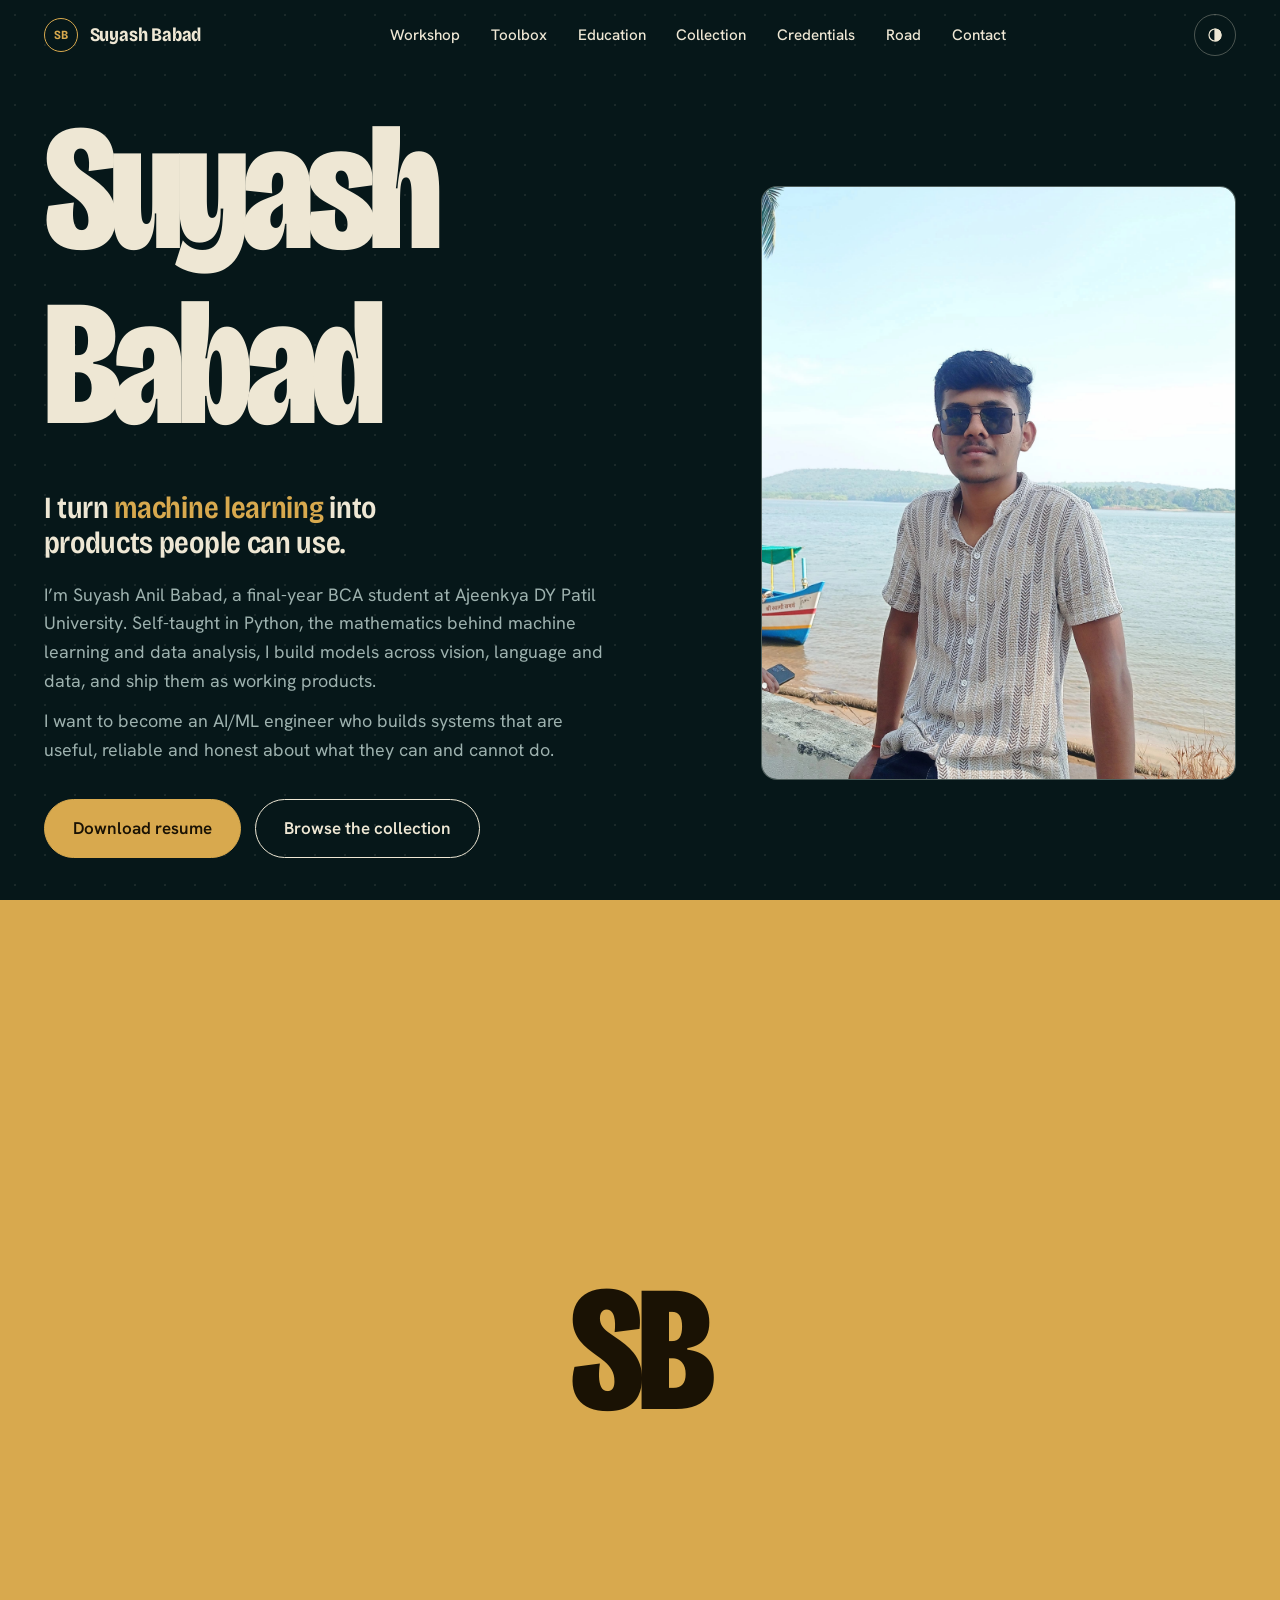
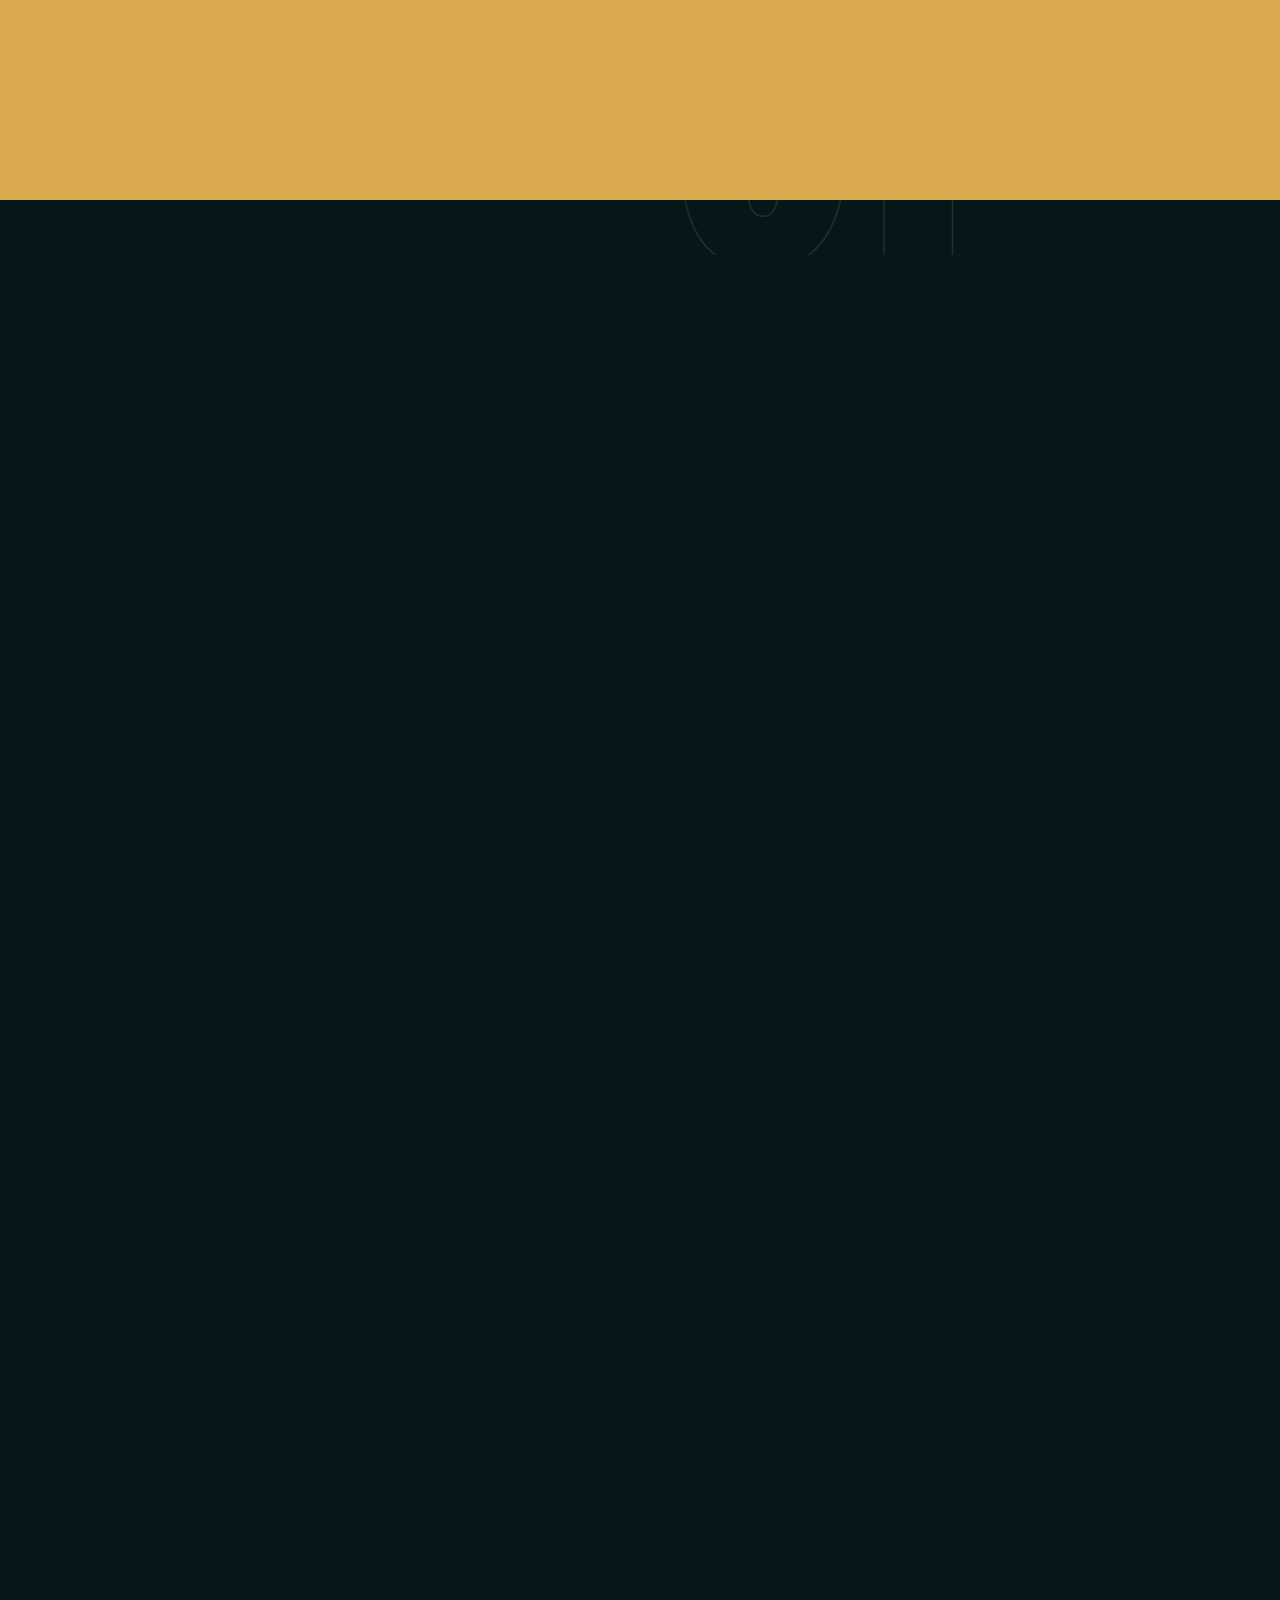
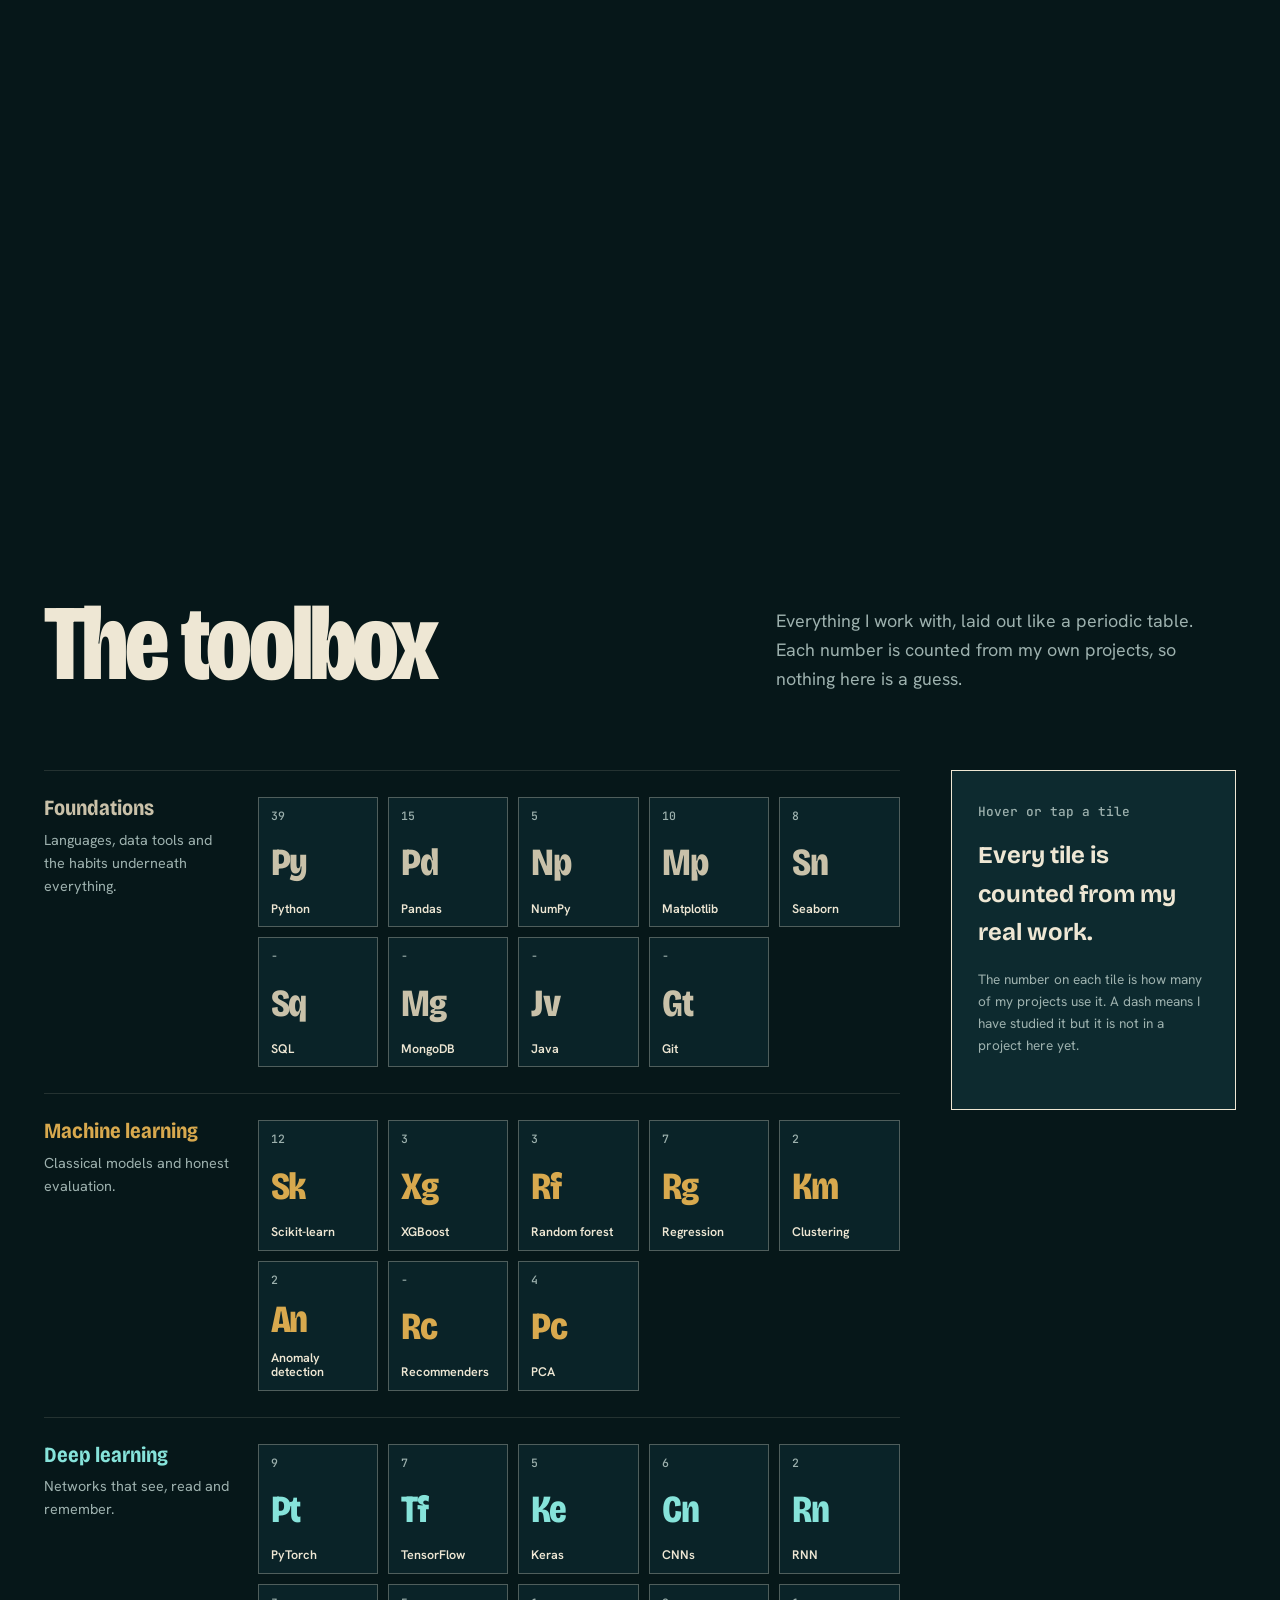
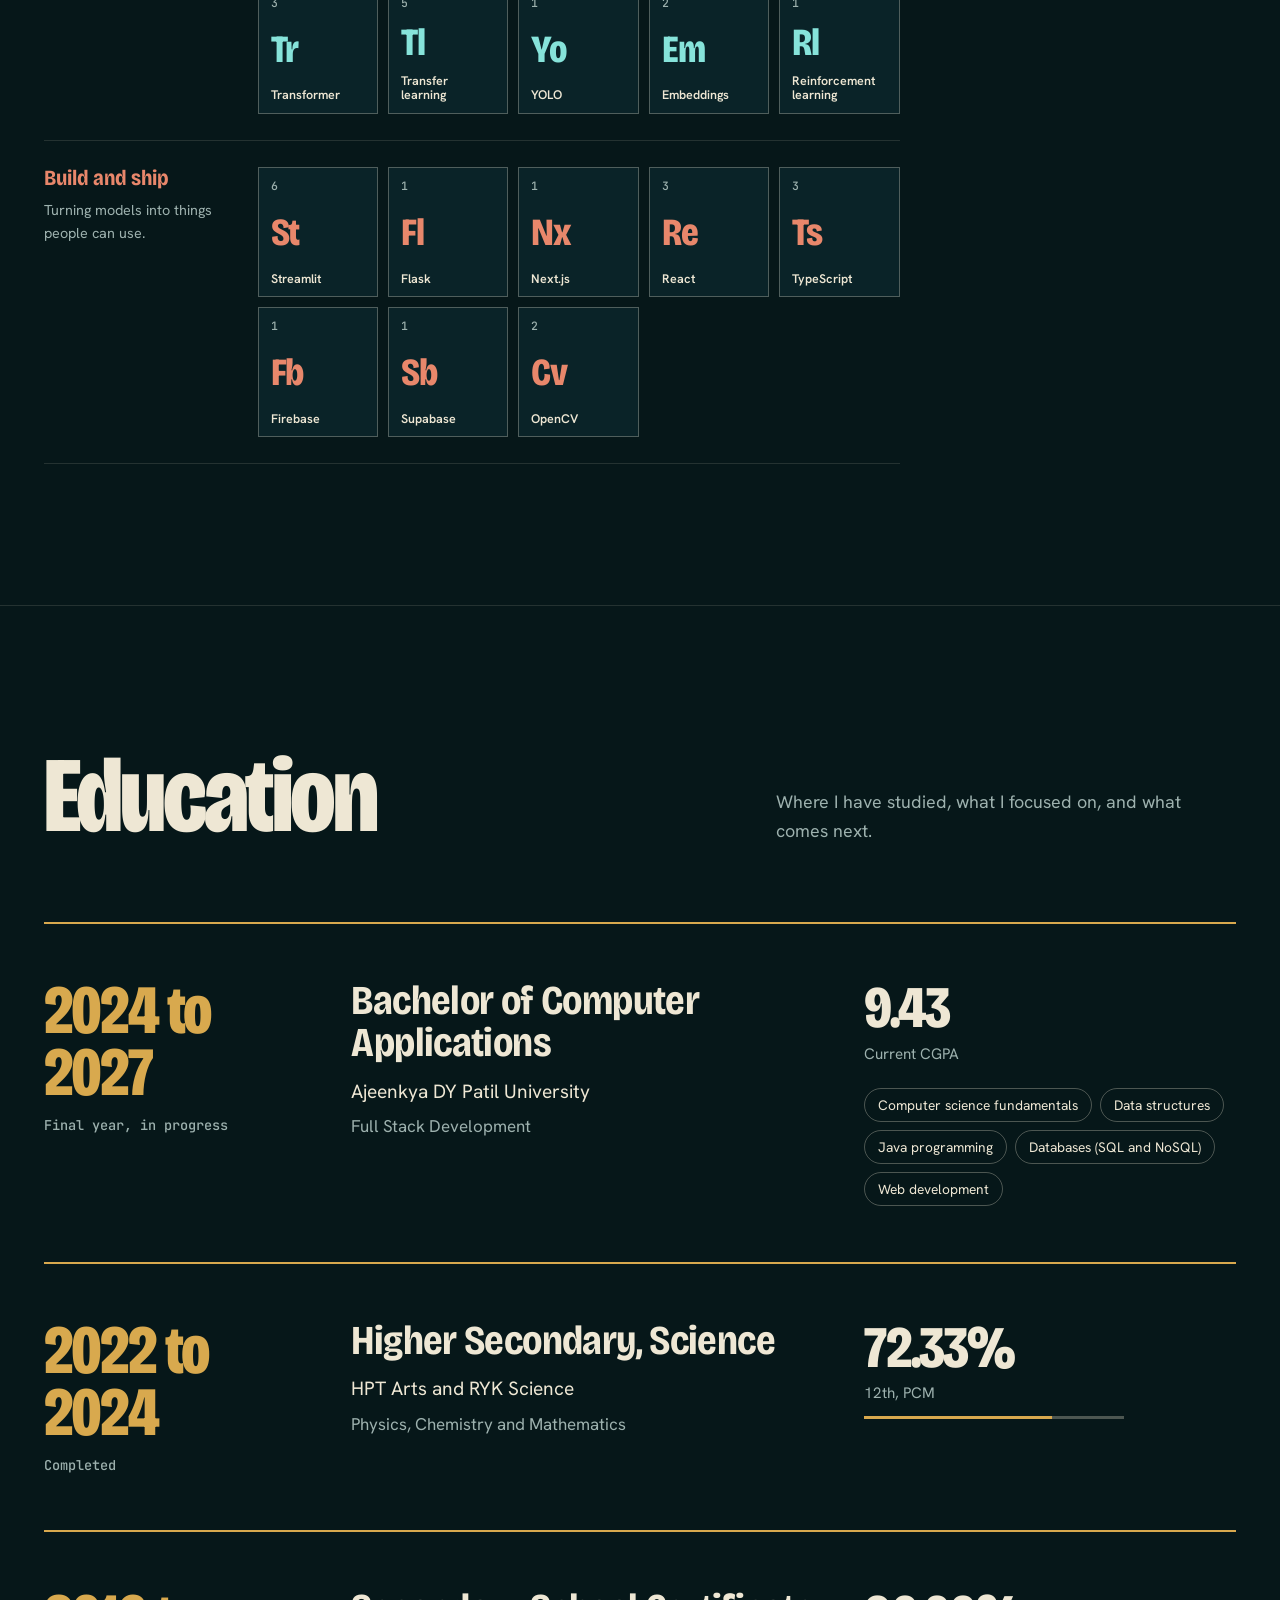
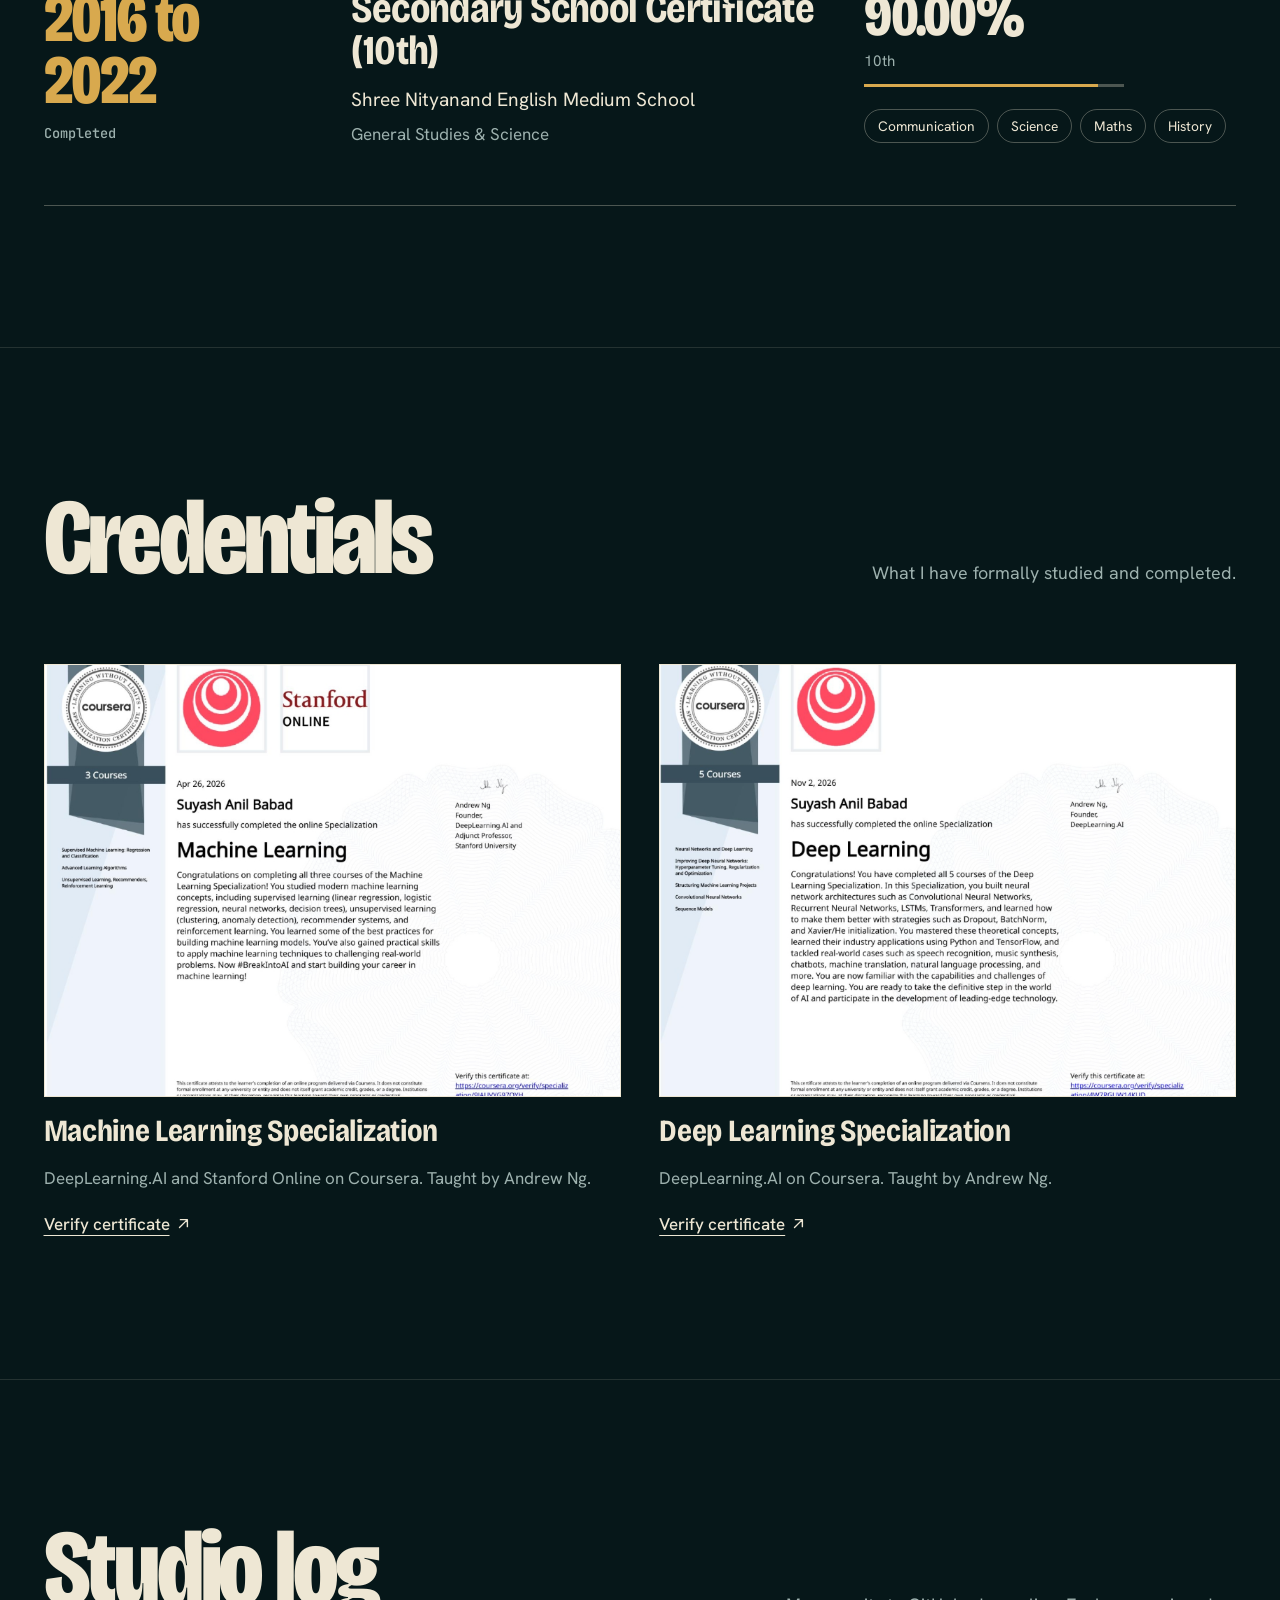
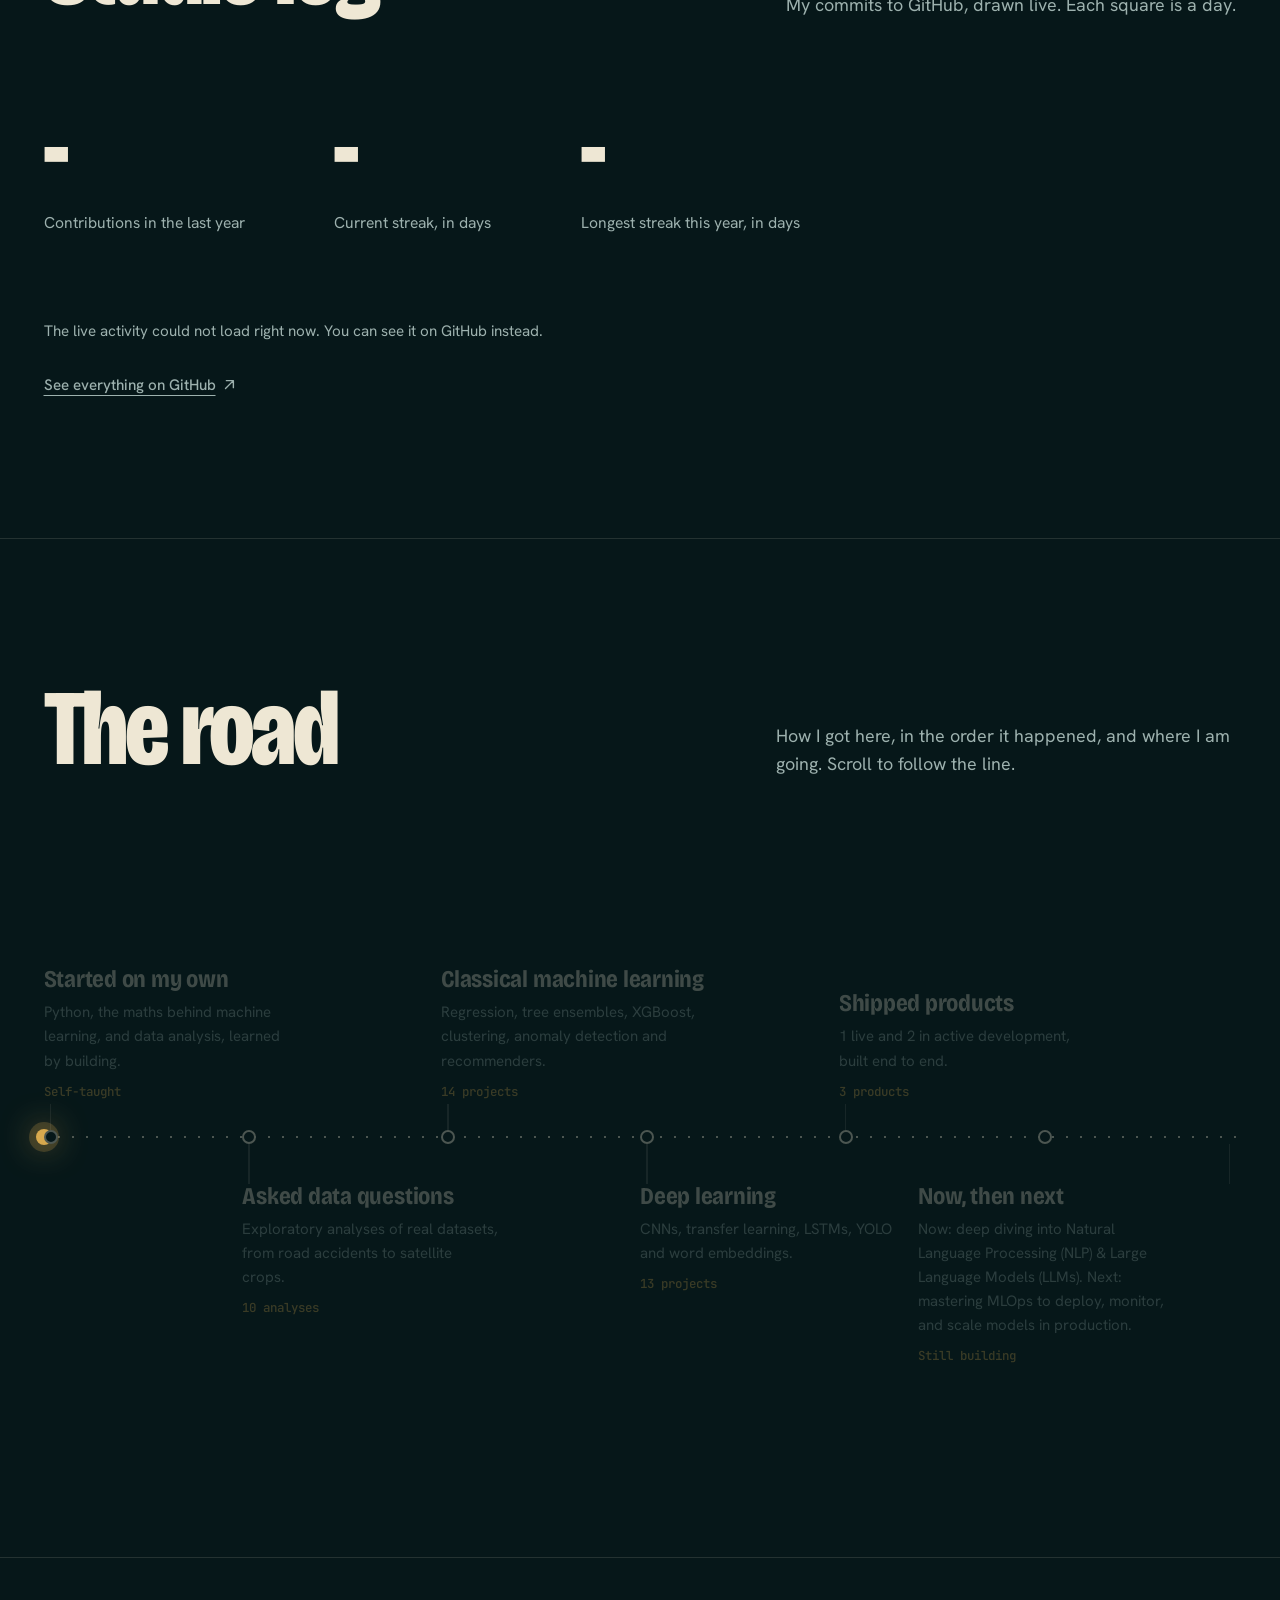
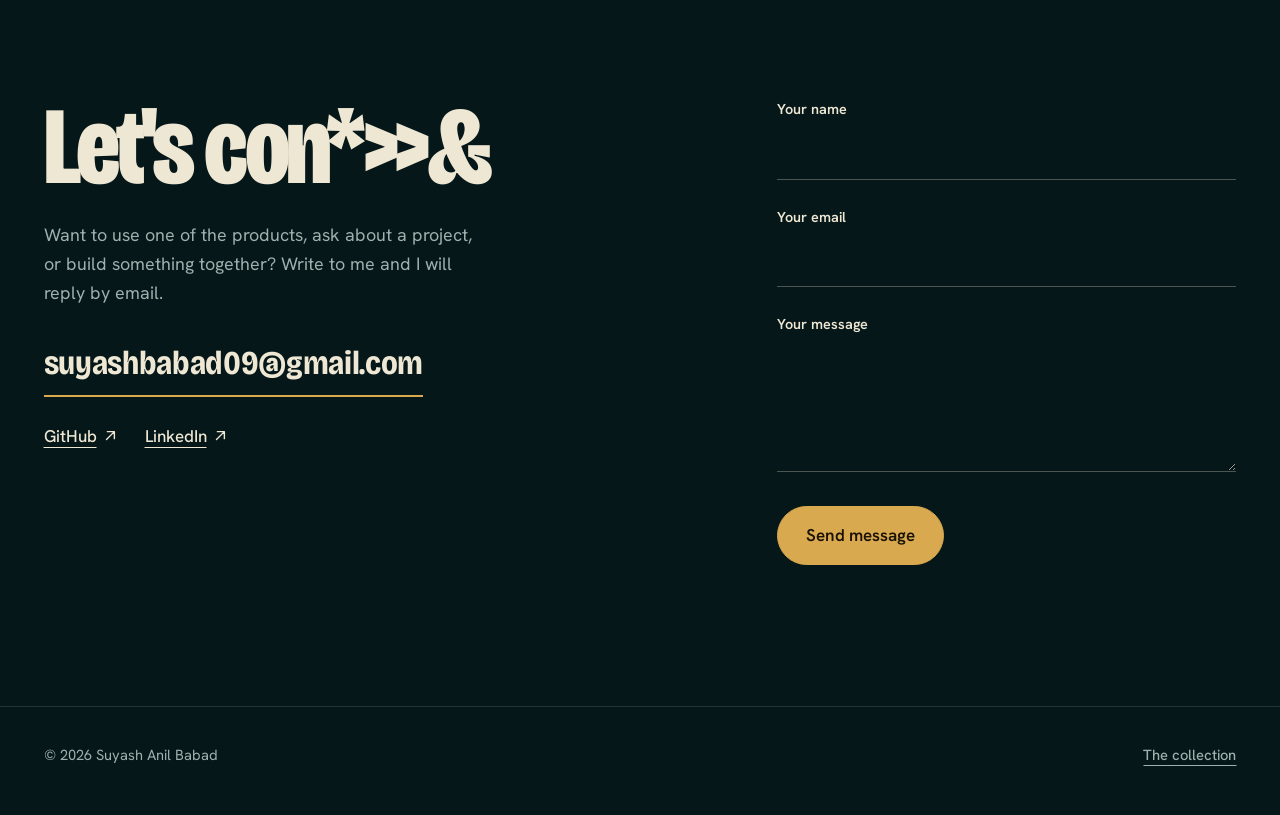
<file: index.html>
<!DOCTYPE html>
<html lang="en" data-theme="dark">

<head>
    <meta charset="UTF-8" />
    <meta name="viewport" content="width=device-width, initial-scale=1" />

    <title>Suyash Anil Babad | AI/ML engineer</title>
    <meta name="description"
        content="The studio of Suyash Anil Babad: AI-powered products you can use, and a collection of machine learning, deep learning and data analysis work.">
    <meta name="author" content="Suyash Anil Babad">
    <meta property="og:title" content="Suyash Anil Babad | AI/ML engineer">
    <meta property="og:description" content="Products you can use, and a collection of ML, DL and data analysis work.">
    <meta property="og:type" content="website">

    <link rel="icon" href="favicon.ico" type="image/x-icon" />

    <!-- Runs before first paint: theme, page-transition state, one-time intro -->
    <script>
        try {
            var d = document.documentElement;
            d.dataset.theme = localStorage.getItem('theme') || 'dark';
            var arrived = sessionStorage.getItem('nav');
            if (arrived) { d.classList.add('arrive'); sessionStorage.removeItem('nav'); }
            else if (!sessionStorage.getItem('intro')) { d.classList.add('intro-on'); }
        } catch (e) { }
    </script>

    <link rel="preconnect" href="https://fonts.googleapis.com" />
    <link rel="preconnect" href="https://fonts.gstatic.com" crossorigin />
    <link
        href="https://fonts.googleapis.com/css2?family=Bricolage+Grotesque:opsz,wdth,wght@12..96,75..100,300..800&family=Hanken+Grotesk:wght@400;500;600;700&family=JetBrains+Mono:wght@400;500&display=swap"
        rel="stylesheet" />

    <link rel="stylesheet" href="studio.css" />

    <!-- Records any script error so the page can show what went wrong -->
    <script>
        window.__errs = [];
        addEventListener('error', function (e) {
            window.__errs.push((e.filename || '').split('/').pop() + ' line ' + e.lineno + ': ' + e.message);
        });
    </script>
</head>

<body>
    <a class="skip" href="#workshop">Skip to content</a>

    <div class="curtain" id="curtain" aria-hidden="true"><span>SB</span></div>

    <div class="intro" id="intro" aria-hidden="true">
        <div class="intro-half top"></div>
        <div class="intro-half bottom"></div>
        <div class="intro-core">
            <div class="intro-title">Suyash Babad</div>
            <div class="intro-bar"><i></i></div>
            <div class="intro-row"><span>Assembling the studio</span><span class="intro-num">000</span></div>
        </div>
    </div>

    <!-- ===== Header ===== -->
    <header class="site-header" id="site-header">
        <div class="wrap hd">
            <a href="#top" class="brand"><span class="brand-mark">SB</span><span>Suyash Babad</span></a>

            <nav class="nav" id="nav" aria-label="Main">
                <a href="#workshop">Workshop</a>
                <a href="#toolbox">Toolbox</a>
                <a href="#education">Education</a>
                <a href="collection.html" data-transition>Collection</a>
                <a href="#credentials">Credentials</a>
                <a href="#road">Road</a>
                <a href="#contact">Contact</a>
            </nav>

            <div class="hd-tools">
                <button class="icon-btn" id="theme-btn" type="button" aria-label="Switch to light theme">
                    <svg viewBox="0 0 24 24" fill="none" stroke="currentColor" stroke-width="1.6" aria-hidden="true">
                        <circle cx="12" cy="12" r="8" />
                        <path d="M12 4a8 8 0 0 1 0 16z" fill="currentColor" />
                    </svg>
                </button>
                <button class="icon-btn menu-btn" id="menu-btn" type="button" aria-label="Open menu"
                    aria-expanded="false">
                    <svg viewBox="0 0 24 24" fill="none" stroke="currentColor" stroke-width="1.8" stroke-linecap="round"
                        aria-hidden="true">
                        <path d="M4 8h16M4 16h16" />
                    </svg>
                </button>
            </div>
        </div>
    </header>

    <main>
        <!-- ===== Hero ===== -->
        <section class="hero" id="top">
            <div class="wrap">
                <div class="hero-grid">
                    <div>
                        <h1 class="hero-name" aria-label="Suyash Babad">
                            <span class="line"><span data-split="1">Suyash</span></span>
                            <span class="line"><span data-split="2">Babad</span></span>
                        </h1>
                        <p class="hero-role fade-late" style="--d:300">
                            I turn <em>machine learning</em> into products people can use.
                        </p>
                        <p class="hero-bio fade-late" style="--d:420">
                            I’m Suyash Anil Babad, a final-year BCA student at Ajeenkya DY Patil University. Self-taught
                            in Python, the mathematics behind machine learning and data analysis, I build models across
                            vision, language and data, and ship them as working products.
                        </p>
                        <p class="hero-bio fade-late" style="--d:520">
                            I want to become an AI/ML engineer who builds systems that are useful, reliable and honest
                            about what they can and cannot do.
                        </p>
                        <div class="hero-cta">
                            <a class="btn btn-primary" href="Suyash%20Resume.docx"
                                download="Suyash_Babad_Resume.docx">Download resume</a>
                            <a class="btn btn-ghost" data-transition href="collection.html">Browse the collection</a>
                        </div>
                    </div>

                    <div class="portrait-stage" id="portrait">
                        <img src="Suyash.jpg" alt="Portrait of Suyash Anil Babad" class="portrait-photo" />
                    </div>
                </div>
            </div>
        </section>

        <!-- ===== Workshop: products ===== -->
        <section class="pin" id="workshop" aria-label="Products">
            <div class="pin-sticky">
                <div class="pin-hud">
                    <div class="wrap">
                        <h2 data-decode>The workshop</h2>
                        <div class="pin-ticks" id="ws-ticks"></div>
                    </div>
                </div>
                <div class="h-track" id="ws-track"></div>
            </div>
        </section>

        <!-- ===== Toolbox: skills ===== -->
        <section class="sec" id="toolbox">
            <div class="wrap">
                <div class="sec-head">
                    <h2 data-decode>The toolbox</h2>
                    <p>Everything I work with, laid out like a periodic table. Each number is counted from my own
                        projects, so nothing here is a guess.</p>
                </div>
                <div class="tb">
                    <div class="bands" id="bands"></div>
                    <aside class="sk-panel" id="sk-panel" aria-live="polite"></aside>
                </div>
            </div>
        </section>

        <!-- ===== Education ===== -->
        <section class="sec" id="education">
            <div class="wrap">
                <div class="sec-head">
                    <h2 data-decode>Education</h2>
                    <p>Where I have studied, what I focused on, and what comes next.</p>
                </div>
                <div class="edu" id="edu"></div>
            </div>
        </section>

        <!-- ===== Credentials ===== -->
        <section class="sec" id="credentials">
            <div class="wrap">
                <div class="sec-head">
                    <h2 data-decode>Credentials</h2>
                    <p>What I have formally studied and completed.</p>
                </div>
                <div class="creds" id="creds"></div>
            </div>
        </section>

        <!-- ===== Studio log: GitHub ===== -->
        <section class="sec" id="log">
            <div class="wrap">
                <div class="sec-head">
                    <h2 data-decode>Studio log</h2>
                    <p>My commits to GitHub, drawn live. Each square is a day.</p>
                </div>
                <div aria-live="polite">
                    <div class="log-stats">
                        <div><strong id="gh-total">...</strong><span>Contributions in the last year</span></div>
                        <div><strong id="gh-current">...</strong><span>Current streak, in days</span></div>
                        <div><strong id="gh-longest">...</strong><span>Longest streak this year, in days</span></div>
                    </div>
                    <div class="heat-scroll">
                        <div class="heat" id="heat"></div>
                    </div>
                    <p class="heat-note">
                        <a class="link" href="https://github.com/suyash2356" target="_blank"
                            rel="noopener noreferrer">See everything on GitHub<svg class="ico" viewBox="0 0 16 16"
                                aria-hidden="true">
                                <path d="M5 3h8v8M13 3 4 12" fill="none" stroke="currentColor" stroke-width="1.6"
                                    stroke-linecap="round" stroke-linejoin="round" />
                            </svg></a>
                    </p>
                </div>
            </div>
        </section>

        <!-- ===== Road: journey ===== -->
        <section class="sec" id="road">
            <div class="wrap">
                <div class="sec-head">
                    <h2 data-decode>The road</h2>
                    <p>How I got here, in the order it happened, and where I am going. Scroll to follow the line.</p>
                </div>
                <div class="road" id="road-box"></div>
            </div>
        </section>

        <!-- ===== Contact ===== -->
        <section class="sec" id="contact">
            <div class="wrap contact">
                <div class="contact-lede">
                    <h2 data-decode>Let's connect</h2>
                    <p>Want to use one of the products, ask about a project, or build something together? Write to me
                        and I will reply by email.</p>
                    <a class="mail" href="mailto:suyashbabad09@gmail.com">suyashbabad09@gmail.com</a>
                    <div class="contact-links">
                        <a class="link" href="https://github.com/suyash2356" target="_blank"
                            rel="noopener noreferrer">GitHub<svg class="ico" viewBox="0 0 16 16" aria-hidden="true">
                                <path d="M5 3h8v8M13 3 4 12" fill="none" stroke="currentColor" stroke-width="1.6"
                                    stroke-linecap="round" stroke-linejoin="round" />
                            </svg></a>
                        <a class="link" href="https://www.linkedin.com/in/suyash-anil-babad-ab367a30b/" target="_blank"
                            rel="noopener noreferrer">LinkedIn<svg class="ico" viewBox="0 0 16 16" aria-hidden="true">
                                <path d="M5 3h8v8M13 3 4 12" fill="none" stroke="currentColor" stroke-width="1.6"
                                    stroke-linecap="round" stroke-linejoin="round" />
                            </svg></a>
                    </div>
                </div>

                <form class="form" id="contact-form" action="https://formspree.io/f/mojjjpwg" method="POST">
                    <div class="field"><label for="f-name">Your name</label><input id="f-name" type="text" name="name"
                            autocomplete="name" required /></div>
                    <div class="field"><label for="f-email">Your email</label><input id="f-email" type="email"
                            name="email" autocomplete="email" required /></div>
                    <div class="field"><label for="f-msg">Your message</label><textarea id="f-msg" name="message"
                            required></textarea></div>
                    <div class="form-foot">
                        <button class="btn btn-primary" type="submit" id="form-btn">Send message</button>
                        <p class="form-status" id="form-status" role="status"></p>
                    </div>
                </form>
            </div>
        </section>
    </main>

    <footer class="site-footer">
        <div class="wrap">
            <span>&copy; <span id="year">2026</span> Suyash Anil Babad</span>
            <a class="link" data-transition href="collection.html">The collection</a>
        </div>
    </footer>

    <div class="overlay" id="drawer" role="dialog" aria-modal="true" aria-label="Product details">
        <div class="sheet" id="drawer-sheet"></div>
    </div>
    <div class="overlay" id="plate-modal" role="dialog" aria-modal="true" aria-label="Project details">
        <div class="sheet" id="plate-sheet"></div>
    </div>

    <!-- Data files stay exactly where they are -->
    <script src="edaProjects.js"></script>
    <script src="mlProjects.js"></script>
    <script src="dlProjects.js"></script>
    <script src="projectsData.js"></script>
    <script src="studio-core.js"></script>
    <script src="studio-home.js"></script>
</body>

</html>
</file>
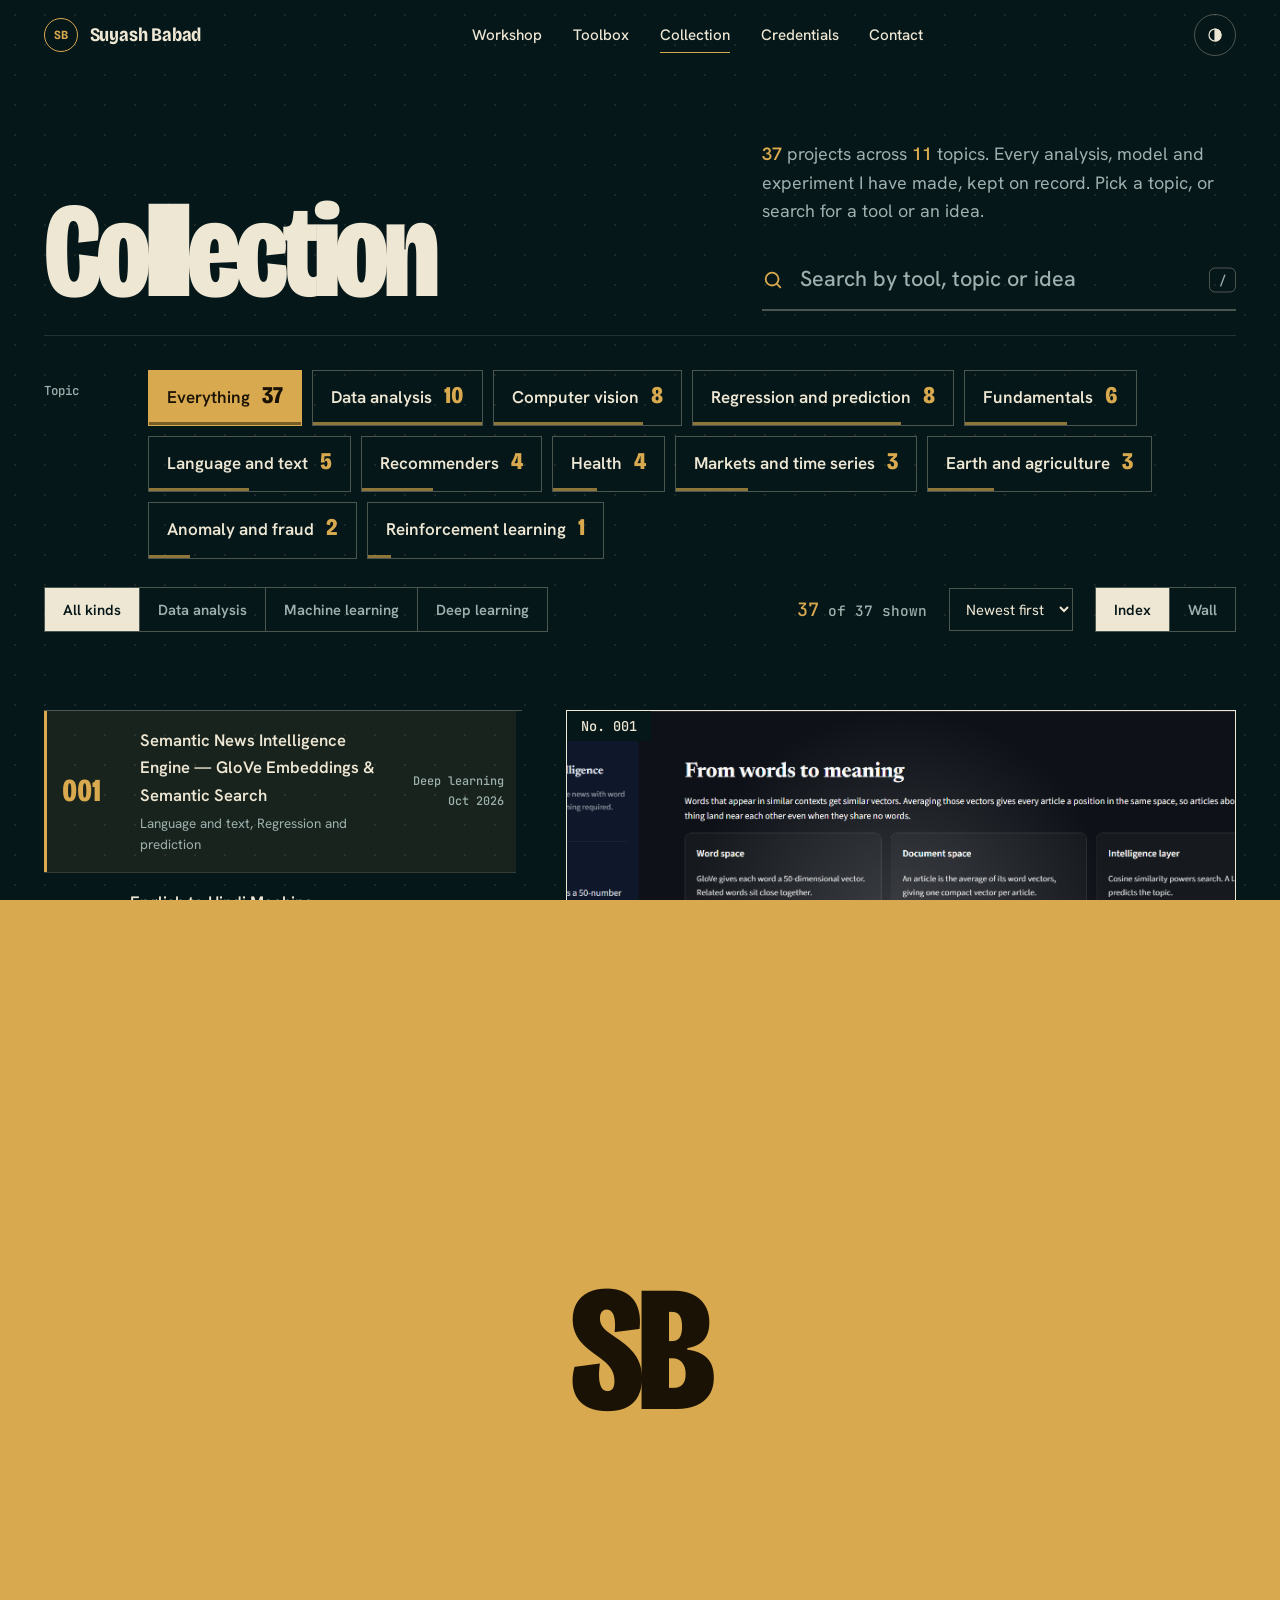
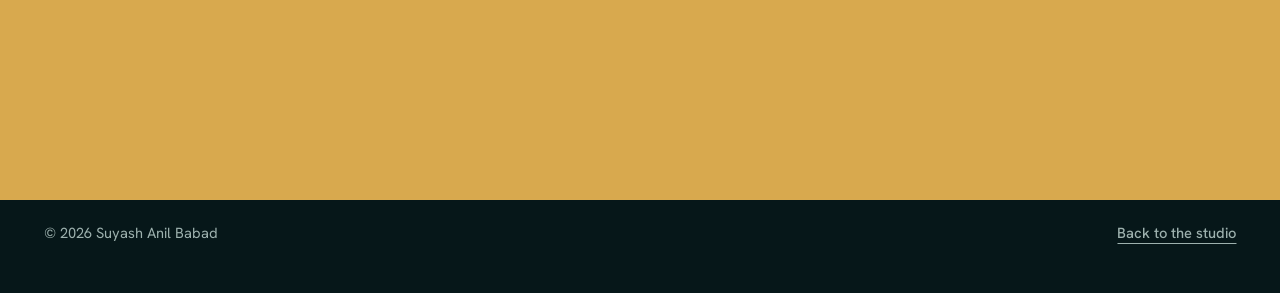
<file: collection.html>
<!DOCTYPE html>
<html lang="en" data-theme="dark">

<head>
    <meta charset="UTF-8" />
    <meta name="viewport" content="width=device-width, initial-scale=1" />

    <title>The collection | Suyash Anil Babad</title>
    <meta name="description" content="Every machine learning, deep learning and data analysis project by Suyash Anil Babad, filterable by topic.">

    <link rel="icon" href="favicon.ico" type="image/x-icon" />

    <script>
        try {
            var d = document.documentElement;
            d.dataset.theme = localStorage.getItem('theme') || 'dark';
            if (sessionStorage.getItem('nav')) { d.classList.add('arrive'); sessionStorage.removeItem('nav'); }
        } catch (e) { }
    </script>

    <link rel="preconnect" href="https://fonts.googleapis.com" />
    <link rel="preconnect" href="https://fonts.gstatic.com" crossorigin />
    <link href="https://fonts.googleapis.com/css2?family=Bricolage+Grotesque:opsz,wdth,wght@12..96,75..100,300..800&family=Hanken+Grotesk:wght@400;500;600;700&family=JetBrains+Mono:wght@400;500&display=swap" rel="stylesheet" />

    <link rel="stylesheet" href="studio.css" />
</head>

<body>
    <a class="skip" href="#results">Skip to the projects</a>
    <div class="curtain" id="curtain" aria-hidden="true"><span>SB</span></div>

    <header class="site-header" id="site-header">
        <div class="wrap hd">
            <a href="index.html" data-transition class="brand"><span class="brand-mark">SB</span><span>Suyash Babad</span></a>

            <nav class="nav" id="nav" aria-label="Main">
                <a href="index.html#workshop" data-transition>Workshop</a>
                <a href="index.html#toolbox" data-transition>Toolbox</a>
                <a href="collection.html" class="active" aria-current="page">Collection</a>
                <a href="index.html#credentials" data-transition>Credentials</a>
                <a href="index.html#contact" data-transition>Contact</a>
            </nav>

            <div class="hd-tools">
                <button class="icon-btn" id="theme-btn" type="button" aria-label="Switch to light theme">
                    <svg viewBox="0 0 24 24" fill="none" stroke="currentColor" stroke-width="1.6" aria-hidden="true"><circle cx="12" cy="12" r="8" /><path d="M12 4a8 8 0 0 1 0 16z" fill="currentColor" /></svg>
                </button>
                <button class="icon-btn menu-btn" id="menu-btn" type="button" aria-label="Open menu" aria-expanded="false">
                    <svg viewBox="0 0 24 24" fill="none" stroke="currentColor" stroke-width="1.8" stroke-linecap="round" aria-hidden="true"><path d="M4 8h16M4 16h16" /></svg>
                </button>
            </div>
        </div>
    </header>

    <main>
        <section class="col-hero">
            <div class="wrap">
                <div class="col-hero-grid">
                    <h1 data-decode>Collection</h1>
                    <div class="col-hero-side">
                        <p><b data-count id="col-total">0</b> projects across <b data-count id="col-topics">0</b> topics. Every analysis, model and experiment I have made, kept on record. Pick a topic, or search for a tool or an idea.</p>
                        <div class="big-search">
                            <svg viewBox="0 0 24 24" fill="none" stroke="currentColor" stroke-width="2" stroke-linecap="round" aria-hidden="true"><circle cx="11" cy="11" r="7" /><path d="m20 20-3.5-3.5" /></svg>
                            <input id="search" type="search" placeholder="Search by tool, topic or idea" aria-label="Search the collection" autocomplete="off" />
                            <kbd aria-hidden="true">/</kbd>
                        </div>
                    </div>
                </div>

                <div class="filters">
                    <div class="f-row">
                        <span class="f-label">Topic</span>
                        <div class="chips" id="topics"></div>
                    </div>
                    <div class="f-bar">
                        <div class="seg" id="kinds" role="group" aria-label="Filter by kind of work"></div>
                        <div class="f-right">
                            <label class="f-count" for="sort"><b id="f-num">0</b> of <span id="f-total">0</span> shown</label>
                            <select class="sort" id="sort" aria-label="Sort projects">
                                <option value="new">Newest first</option>
                                <option value="old">Oldest first</option>
                                <option value="az">A to Z</option>
                            </select>
                            <div class="seg" id="views" role="group" aria-label="Choose a view"></div>
                        </div>
                    </div>
                </div>
            </div>
        </section>

        <section class="results" id="results">
            <div class="wrap">
                <div class="ix" id="view-index">
                    <ul class="ix-list" id="ix-list" aria-label="Projects"></ul>
                    <aside class="ix-preview" id="ix-preview" aria-live="polite"></aside>
                </div>

                <div id="view-wall" hidden>
                    <div class="wall" id="wall"></div>
                    <nav class="pager" id="pager" aria-label="Pages"></nav>
                </div>

                <div class="empty" id="empty" hidden>
                    <p>Nothing matches that yet. Try a tool name like PyTorch, or a topic like recommendation.</p>
                    <p style="margin-top:18px"><button type="button" class="btn btn-ghost" id="clear">Clear all filters</button></p>
                </div>
            </div>
        </section>
    </main>

    <footer class="site-footer">
        <div class="wrap">
            <span>&copy; <span id="year">2026</span> Suyash Anil Babad</span>
            <a class="link" data-transition href="index.html">Back to the studio</a>
        </div>
    </footer>

    <div class="overlay" id="plate-modal" role="dialog" aria-modal="true" aria-label="Project details"><div class="sheet" id="plate-sheet"></div></div>

    <script src="edaProjects.js"></script>
    <script src="mlProjects.js"></script>
    <script src="dlProjects.js"></script>
    <script src="projectsData.js"></script>
    <script src="studio-core.js"></script>
    <script src="studio-collection.js"></script>
</body>

</html>
</file>
<file: studio.css>
/* ==========================================================
   Suyash Babad : studio
   Concept: a precision instrument. Deep petrol, brushed brass,
   ivory ink, and one cool "signal" colour for live data.
   ========================================================== */

:root {
    --pad: clamp(20px, 3.4vw, 64px);
    --rail: 0px;
    --f-display: 'Bricolage Grotesque', 'Arial Narrow', system-ui, sans-serif;
    --f-body: 'Hanken Grotesk', system-ui, -apple-system, 'Segoe UI', sans-serif;
    --f-mono: 'JetBrains Mono', ui-monospace, Consolas, monospace;
    --ease: cubic-bezier(.2, .8, .2, 1);
    --ease-io: cubic-bezier(.7, 0, .2, 1);
    color-scheme: dark;
}

:root[data-theme="dark"] {
    --bg: #061719;
    --bg2: #0A2226;
    --panel: #0D2A2F;
    --ink: #EEE7D4;
    --ink2: #9DB1AE;
    --line: rgba(238, 231, 212, .13);
    --line2: rgba(238, 231, 212, .3);
    --brass: #D8A94E;
    --ice: #86E3DA;
    --copper: #E8876B;
    --sand: #C9C1A9;
    --on-brass: #1A1204;
    --scrim: rgba(2, 10, 12, .8);
    --grid-dot: rgba(238, 231, 212, .09);
    --grid-dot-hi: rgba(216, 169, 78, .75);
}

:root[data-theme="light"] {
    color-scheme: light;
    --bg: #F1EBDA;
    --bg2: #E7DFC9;
    --panel: #F8F3E6;
    --ink: #0B2227;
    --ink2: #47615F;
    --line: rgba(11, 34, 39, .15);
    --line2: rgba(11, 34, 39, .32);
    --brass: #9A6A0E;
    --ice: #0E8A82;
    --copper: #B8512F;
    --sand: #6E6753;
    --on-brass: #FFFFFF;
    --scrim: rgba(11, 34, 39, .6);
    --grid-dot: rgba(11, 34, 39, .1);
    --grid-dot-hi: rgba(154, 106, 14, .8);
}

:root { --accent: var(--brass); --on-accent: var(--on-brass); }

* { box-sizing: border-box; margin: 0; padding: 0; }
html { scroll-behavior: smooth; scroll-padding-top: 72px; -webkit-text-size-adjust: 100%; }

body {
    font: 400 17px/1.6 var(--f-body);
    background: var(--bg);
    color: var(--ink);
    overflow-x: clip;
    transition: background .4s, color .4s;
}
body.locked { overflow: hidden; }

/* Ambient: a dot grid that lights up under the cursor */
body::before, body::after {
    content: ""; position: fixed; inset: 0; pointer-events: none; z-index: 0;
    background-image: radial-gradient(circle, var(--grid-dot) 1.2px, transparent 1.6px);
    background-size: 30px 30px;
}
body::after {
    background-image: radial-gradient(circle, var(--grid-dot-hi) 1.4px, transparent 1.8px);
    -webkit-mask-image: radial-gradient(circle 190px at var(--mx, -400px) var(--my, -400px), #000, transparent);
    mask-image: radial-gradient(circle 190px at var(--mx, -400px) var(--my, -400px), #000, transparent);
}
main, header, footer, .rail { position: relative; z-index: 1; }

[hidden] { display: none !important; }
a { color: inherit; }
img, video, svg { display: block; max-width: 100%; }
button { font: inherit; color: inherit; background: none; border: 0; cursor: pointer; }
ul, ol { list-style: none; }
:focus-visible { outline: 2px solid var(--accent); outline-offset: 3px; }

.wrap {
    width: 100%; max-width: 1840px; margin: 0 auto;
    padding: 0 var(--pad) 0 calc(var(--pad) + var(--rail));
}
.ico { width: 14px; height: 14px; flex: none; }
.skip { position: absolute; left: 12px; top: -60px; z-index: 900; background: var(--accent); color: var(--on-accent); padding: 10px 16px; font-weight: 600; }
.skip:focus { top: 12px; }

/* ---------- Buttons and links ---------- */
.btn {
    display: inline-flex; align-items: center; gap: 10px;
    padding: 15px 28px; border-radius: 999px; border: 1.5px solid var(--ink);
    font-weight: 600; text-decoration: none;
    transition: background .25s, color .25s, border-color .25s, transform .25s var(--ease);
}
.btn-primary { background: var(--accent); border-color: var(--accent); color: var(--on-accent); }
.btn-primary:hover { background: var(--ink); border-color: var(--ink); color: var(--bg); }
.btn-ghost:hover { background: var(--ink); color: var(--bg); }
.btn[aria-disabled="true"] { opacity: .5; pointer-events: none; }
.link { display: inline-flex; align-items: center; gap: 6px; font-weight: 500; text-decoration: underline; text-decoration-thickness: 1px; text-underline-offset: 5px; transition: color .2s; }
.link:hover { color: var(--accent); }

/* ---------- Cursor ---------- */
.cursor { position: fixed; left: 0; top: 0; width: 0; height: 0; z-index: 700; pointer-events: none; opacity: 0; transition: opacity .3s; }
.cursor.vis { opacity: 1; }
.cursor::before {
    content: ""; position: absolute; width: 10px; height: 10px; margin: -5px; border-radius: 50%;
    background: var(--accent); transition: width .3s var(--ease), height .3s var(--ease), margin .3s var(--ease), background .3s, opacity .2s;
}
.cursor.link::before { width: 46px; height: 46px; margin: -23px; background: transparent; border: 1.5px solid var(--accent); }
.cursor.label::before { opacity: 0; }
.cursor-label {
    position: absolute; transform: translate(-50%, -50%) scale(.6); opacity: 0; white-space: nowrap;
    padding: 10px 18px; border-radius: 999px; background: var(--accent); color: var(--on-accent);
    font-size: .88rem; font-weight: 700; transition: opacity .25s, transform .25s var(--ease);
}
.cursor.label .cursor-label { opacity: 1; transform: translate(-50%, -50%) scale(1); }

/* ---------- Page transition curtain ---------- */
.curtain {
    position: fixed; inset: 0; z-index: 800; pointer-events: none;
    background: var(--accent); transform: translateY(100%);
    display: grid; place-items: center;
}
.curtain span { font-family: var(--f-display); font-weight: 800; font-stretch: 75%; font-size: clamp(4rem, 14vw, 12rem); color: var(--on-accent); letter-spacing: -.03em; }
.arrive .curtain { transform: none; }

/* ---------- Intro ---------- */
.intro { position: fixed; inset: 0; z-index: 850; display: none; pointer-events: none; }
.intro-on .intro { display: block; pointer-events: auto; animation: introSafety 0s 6s forwards; }
@keyframes introSafety { to { opacity: 0; visibility: hidden; pointer-events: none; } }
.intro-half { position: absolute; left: 0; right: 0; height: 50.2%; background: var(--bg); transition: transform .9s var(--ease-io); }
.intro-half.top { top: 0; } .intro-half.bottom { bottom: 0; }
.intro.open .top { transform: translateY(-100%); }
.intro.open .bottom { transform: translateY(100%); }
.intro-core { position: absolute; inset: 0; display: grid; place-content: center; gap: 22px; text-align: left; width: min(520px, 80vw); margin: auto; transition: opacity .4s; }
.intro.open .intro-core { opacity: 0; }
.intro-title { font-family: var(--f-display); font-weight: 700; font-stretch: 80%; font-size: clamp(2rem, 6vw, 3.4rem); letter-spacing: -.02em; line-height: 1; }
.intro-bar { height: 2px; background: var(--line2); overflow: hidden; }
.intro-bar i { display: block; height: 100%; background: var(--accent); transform: scaleX(0); transform-origin: left; }
.intro-row { display: flex; justify-content: space-between; font: 500 .8rem var(--f-mono); color: var(--ink2); }

/* ---------- Header ---------- */
.site-header { position: fixed; inset: 0 0 auto 0; z-index: 60; border-bottom: 1px solid transparent; transition: background .3s, border-color .3s; }
.site-header.scrolled { background: color-mix(in srgb, var(--bg) 82%, transparent); -webkit-backdrop-filter: blur(16px); backdrop-filter: blur(16px); border-color: var(--line); }
.hd { display: flex; align-items: center; justify-content: space-between; height: 70px; }
.brand { display: flex; align-items: center; gap: 12px; text-decoration: none; font-family: var(--f-display); font-weight: 700; font-stretch: 85%; font-size: 1.2rem; letter-spacing: -.01em; }
.brand-mark { width: 34px; height: 34px; border: 1.5px solid var(--accent); border-radius: 50%; display: grid; place-items: center; font-size: .78rem; color: var(--accent); transition: background .3s, color .3s; }
.brand:hover .brand-mark { background: var(--accent); color: var(--on-accent); }
.nav { display: flex; align-items: center; gap: clamp(18px, 2.4vw, 38px); }
.nav a { position: relative; padding: 6px 0; font-size: .95rem; font-weight: 500; text-decoration: none; }
.nav a::after { content: ""; position: absolute; left: 0; bottom: 0; width: 100%; height: 1.5px; background: var(--accent); transform: scaleX(0); transform-origin: left; transition: transform .35s var(--ease); }
.nav a:hover::after, .nav a.active::after { transform: scaleX(1); }
.hd-tools { display: flex; align-items: center; gap: 8px; }
.icon-btn { width: 42px; height: 42px; border-radius: 50%; display: grid; place-items: center; border: 1.5px solid var(--line2); transition: border-color .2s, background .2s, color .2s; }
.icon-btn:hover { border-color: var(--accent); color: var(--accent); }
.icon-btn svg { width: 18px; height: 18px; }
.menu-btn { display: none; }

/* ---------- Signal rail (scroll progress as a signal line) ---------- */
.rail { display: none !important; }
@media (min-width: 1200px) { .rail { display: none !important; } :root { --rail: 0px; } }

/* ---------- Common type ---------- */
.sec { padding: clamp(80px, 11vw, 170px) 0; position: relative; }
.sec + .sec { border-top: 1px solid var(--line); }
.sec-head { display: grid; grid-template-columns: repeat(12, 1fr); gap: 20px clamp(20px, 3vw, 56px); align-items: end; margin-bottom: clamp(40px, 6vw, 90px); }
.sec-head h2 { grid-column: 1 / 8; font-family: var(--f-display); font-weight: 800; font-stretch: 78%; font-size: clamp(3rem, 8.4vw, 8.5rem); line-height: .92; letter-spacing: -.03em; }
.sec-head p { grid-column: 8 / 13; color: var(--ink2); font-size: 1.12rem; max-width: 46ch; justify-self: end; }
.kicker { display: inline-flex; align-items: center; gap: 10px; font: 500 .8rem var(--f-mono); color: var(--accent); margin-bottom: 18px; }
.kicker::before { content: ""; width: 28px; height: 1.5px; background: var(--accent); }

/* ---------- Hero ---------- */
.hero { position: relative; min-height: 100vh; min-height: 100svh; display: flex; flex-direction: column; justify-content: center; padding: 108px 0 96px; overflow: hidden; }
.hero-grid { display: grid; grid-template-columns: minmax(0, 7fr) minmax(0, 5fr); gap: clamp(24px, 4vw, 90px); align-items: center; }
.hero-name { font-family: var(--f-display); font-weight: 800; font-stretch: 75%; font-size: clamp(4.6rem, 14vw, 16rem); line-height: .86; letter-spacing: -.04em; }
.hero-name .line { display: block; overflow: hidden; padding: .02em .04em .1em 0; }
.ch { display: inline-block; transform: translateY(112%); }
.ready .ch { animation: chrise 1s var(--ease) both; animation-delay: calc(var(--i) * 55ms + 80ms); }
@keyframes chrise { from { transform: translateY(112%) rotate(6deg); } to { transform: none; } }
.hero-role { margin-top: clamp(18px, 2.4vw, 34px); font-family: var(--f-display); font-weight: 600; font-stretch: 85%; font-size: clamp(1.3rem, 2.4vw, 2.2rem); line-height: 1.15; letter-spacing: -.01em; max-width: 24ch; }
.hero-role em { font-style: normal; color: var(--accent); }
.hero-bio { margin-top: 20px; color: var(--ink2); font-size: 1.12rem; max-width: 56ch; }
.hero-bio + .hero-bio { margin-top: 12px; }
.hero-cta { display: flex; flex-wrap: wrap; gap: 14px; margin-top: 34px; }
.fade-late { opacity: 0; transform: translateY(18px); }
.ready .fade-late { animation: fadein 1s var(--ease) forwards; animation-delay: calc(var(--d, 0) * 1ms + 700ms); }
@keyframes fadein { to { opacity: 1; transform: none; } }

.portrait-stage { position: relative; width: min(100%, calc(76vh * .8)); aspect-ratio: 4 / 5; margin-left: auto; border-radius: 16px; overflow: hidden; border: 1.5px solid var(--line2); background: var(--bg2); }
.portrait-stage .portrait-photo { width: 100%; height: 100%; object-fit: cover; display: block; }


.scroll-cue { position: absolute; left: calc(var(--pad) + var(--rail)); bottom: 74px; display: flex; align-items: center; gap: 14px; font: 500 .8rem var(--f-mono); color: var(--ink2); }
.scroll-cue i { display: block; width: 1.5px; height: 46px; background: var(--line2); position: relative; overflow: hidden; }
.scroll-cue i::after { content: ""; position: absolute; left: 0; top: -40%; width: 100%; height: 40%; background: var(--accent); animation: cue 2s var(--ease-io) infinite; }
@keyframes cue { to { top: 110%; } }

.ticker { position: absolute; left: 0; right: 0; bottom: 0; height: 48px; border-top: 1px solid var(--line); overflow: hidden; display: flex; align-items: center; background: color-mix(in srgb, var(--bg) 70%, transparent); }
.ticker-row { display: flex; gap: 0; width: max-content; animation: marq 46s linear infinite; }
.ticker-row span { padding: 0 34px; font: 500 .82rem var(--f-mono); color: var(--ink2); white-space: nowrap; }
.ticker-row span b { color: var(--accent); font-weight: 500; }
.ticker-row span::after { content: "+"; margin-left: 68px; color: var(--line2); }
@keyframes marq { to { transform: translateX(-50%); } }

/* ---------- Workshop (pinned horizontal journey) ---------- */
.pin { position: relative; border-top: 1px solid var(--line); }
.pin-sticky { position: sticky; top: 0; height: 100vh; height: 100svh; overflow: hidden; }
.pin-hud { position: absolute; z-index: 5; left: 0; right: 0; top: 92px; }
.pin-hud .wrap { display: flex; align-items: flex-end; justify-content: space-between; gap: 20px; }
.pin-hud h2 { font-family: var(--f-display); font-weight: 800; font-stretch: 78%; font-size: clamp(2.2rem, 4.6vw, 4.4rem); line-height: .95; letter-spacing: -.03em; }
.pin-ticks { display: flex; align-items: center; gap: 12px; font: 500 .85rem var(--f-mono); color: var(--ink2); }
.pin-tick { width: 52px; height: 22px; display: grid; align-items: center; }
.pin-tick::before { content: ""; height: 2px; background: var(--line2); transition: background .3s, height .3s; }
.pin-tick.on::before { background: var(--accent); height: 4px; }
.h-track { display: flex; height: 100%; will-change: transform; }
.h-panel { position: relative; flex: 0 0 100%; height: 100%; display: grid; grid-template-columns: repeat(12, 1fr); gap: clamp(20px, 3vw, 56px); align-items: center; padding: 190px var(--pad) 84px calc(var(--pad) + var(--rail)); perspective: 1600px; }
.hp-num { position: absolute; right: 2vw; bottom: -3vw; font-family: var(--f-display); font-weight: 800; font-stretch: 75%; font-size: 34vw; line-height: .8; color: transparent; -webkit-text-stroke: 1.5px var(--line); pointer-events: none; transform: translateX(calc(var(--off, 0) * -22vw)); }
.hp-meta { grid-column: 1 / 6; position: relative; z-index: 2; transform: translateX(calc(var(--off, 0) * 6vw)); opacity: calc(1 - var(--abs, 0) * .95); }
.hp-media { grid-column: 6 / 13; position: relative; z-index: 2; transform: translateX(calc(var(--off, 0) * -10vw)) rotateY(calc(var(--off, 0) * -9deg)); opacity: calc(1 - var(--abs, 0) * .6); }
.status { display: inline-flex; align-items: center; gap: 10px; font: 500 .85rem var(--f-mono); color: var(--ink); }
.status i { width: 10px; height: 10px; border-radius: 50%; border: 2px solid var(--accent); }
.status.live i { background: var(--accent); animation: pulse 2.4s ease-out infinite; }
@keyframes pulse { 0% { box-shadow: 0 0 0 0 color-mix(in srgb, var(--accent) 60%, transparent); } 100% { box-shadow: 0 0 0 14px transparent; } }
.hp-meta h3 { font-family: var(--f-display); font-weight: 800; font-stretch: 80%; font-size: clamp(2.4rem, 4.8vw, 5.2rem); line-height: .92; letter-spacing: -.03em; margin: 18px 0 16px; }
.hp-sub { font-size: 1.2rem; margin-bottom: 14px; max-width: 34ch; }
.hp-desc { color: var(--ink2); max-width: 46ch; }
.hp-stack { margin-top: 18px; font-size: .92rem; color: var(--ink2); max-width: 48ch; }
.hp-stack b { color: var(--ink); }
.hp-actions { display: flex; flex-wrap: wrap; align-items: center; gap: 14px 24px; margin-top: 32px; }

.ex-frame { position: relative; }
.ex-frame::before { content: ""; position: absolute; inset: 0; border: 1.5px solid var(--accent); transform: translate(14px, 14px); pointer-events: none; transition: transform .4s var(--ease); }
.ex-frame:hover::before { transform: translate(22px, 22px); }
.ex-stage { position: relative; z-index: 1; display: block; width: 100%; padding: 0; aspect-ratio: 16 / 10; max-height: 60vh; overflow: hidden; cursor: pointer; background: var(--bg2); border: 1.5px solid var(--ink); text-align: left; }
.ex-stage::after { content: ""; position: absolute; inset: 0; z-index: 2; pointer-events: none; background: radial-gradient(circle 260px at var(--sx, 50%) var(--sy, 50%), rgba(255, 255, 255, .16), transparent 70%); opacity: 0; transition: opacity .3s; }
.ex-stage:hover::after { opacity: 1; }
.slide { position: absolute; inset: 0; opacity: 0; transition: opacity .8s; }
.slide.on { opacity: 1; }
.slide img, .slide video { width: 100%; height: 100%; object-fit: cover; }
.slide.contain img { object-fit: contain; padding: 10%; }
.ex-chip { position: absolute; right: 16px; bottom: 16px; z-index: 3; display: inline-flex; align-items: center; gap: 8px; padding: 11px 18px; border-radius: 999px; background: var(--accent); color: var(--on-accent); font-size: .9rem; font-weight: 700; pointer-events: auto; }
.ex-nav-btn { position: absolute; top: 0; bottom: 0; z-index: 4; width: 50%; opacity: 0; background: transparent; border: none; outline: none; }
.ex-nav-btn.prev { left: 0; cursor: w-resize; }
.ex-nav-btn.next { right: 0; cursor: e-resize; }
.ex-nav-hint { position: absolute; top: 50%; transform: translateY(-50%); z-index: 3; width: 36px; height: 36px; border-radius: 50%; background: color-mix(in srgb, var(--bg) 72%, transparent); border: 1px solid var(--line2); color: var(--ink); display: flex; align-items: center; justify-content: center; font-size: 1.1rem; opacity: 0.7; pointer-events: none; transition: opacity .25s, transform .25s; }
.ex-stage:hover .ex-nav-hint, .car-stage:hover .ex-nav-hint, .pv-media:hover .ex-nav-hint { opacity: 1; }
.ex-nav-hint.prev { left: 16px; }
.ex-nav-hint.next { right: 16px; }
.ex-under { display: flex; align-items: center; justify-content: space-between; gap: 16px; margin-top: 34px; min-height: 28px; font-size: .9rem; color: var(--ink2); }
.dots { display: flex; gap: 6px; }
.dot { width: 22px; height: 22px; display: grid; place-items: center; }
.dot::before { content: ""; width: 9px; height: 9px; border-radius: 50%; border: 1.5px solid var(--ink2); transition: background .2s, border-color .2s; }
.dot.on::before { background: var(--accent); border-color: var(--accent); }

.pin.stacked .pin-sticky { position: static; height: auto; overflow: visible; }
.pin.stacked .pin-hud { position: static; padding: 80px 0 0; }
.pin.stacked .pin-ticks { display: none; }
.pin.stacked .h-track { display: block; transform: none !important; }
.pin.stacked .h-panel { height: auto; display: grid; grid-template-columns: repeat(12, 1fr); gap: clamp(20px, 3vw, 48px); align-items: center; padding: 48px var(--pad) 24px; border-top: 1px solid var(--line); }
.pin.stacked .hp-meta { grid-column: 1 / 6; transform: none !important; opacity: 1 !important; }
.pin.stacked .hp-media { grid-column: 6 / 13; margin-top: 0; padding: 0 14px 14px 0; transform: none !important; opacity: 1 !important; }
.pin.stacked .hp-num { display: none; }
@media (max-width: 900px) {
    .pin.stacked .h-panel { display: block; }
    .pin.stacked .hp-media { margin-top: 36px; }
}

/* ---------- Toolbox (periodic table of tools) ---------- */
.tb { display: grid; grid-template-columns: minmax(0, 9fr) minmax(0, 3fr); gap: clamp(24px, 4vw, 72px); align-items: start; }
.bands { display: grid; gap: 0; }
.band { display: grid; grid-template-columns: 190px 1fr; gap: 24px; padding: 26px 0; border-top: 1px solid var(--line); }
.band:last-child { border-bottom: 1px solid var(--line); }
.band h3 { font-family: var(--f-display); font-weight: 700; font-stretch: 85%; font-size: 1.35rem; line-height: 1.1; color: var(--tone); }
.band p { margin-top: 8px; font-size: .9rem; color: var(--ink2); }
.tiles { display: grid; grid-template-columns: repeat(auto-fill, minmax(104px, 1fr)); gap: 10px; }
.tile { position: relative; aspect-ratio: 1 / 1.08; padding: 10px 12px; text-align: left; display: flex; flex-direction: column; justify-content: space-between; border: 1px solid var(--line2); background: color-mix(in srgb, var(--panel) 70%, transparent); opacity: .18; filter: grayscale(1); transform: translateY(14px) scale(.96); transition: opacity .6s var(--ease), filter .6s, transform .35s var(--ease), border-color .25s, background .25s, box-shadow .3s; transition-delay: calc(var(--i) * 45ms), calc(var(--i) * 45ms), 0s, 0s, 0s, 0s; }
.band.in .tile { opacity: 1; filter: none; transform: none; }
.tile:hover, .tile.sel { transform: translateY(-6px) scale(1.07); z-index: 2; border-color: var(--tone); background: color-mix(in srgb, var(--tone) 14%, var(--panel)); box-shadow: 0 14px 40px -12px var(--tone); transition-delay: 0s; }
.tile em { font: 500 .72rem var(--f-mono); font-style: normal; color: var(--ink2); }
.tile strong { font-family: var(--f-display); font-weight: 800; font-stretch: 80%; font-size: 2.4rem; line-height: 1; letter-spacing: -.03em; color: var(--tone); }
.tile span { font-size: .78rem; font-weight: 600; line-height: 1.15; }
.tone-core { --tone: var(--sand); } .tone-ml { --tone: var(--brass); } .tone-dl { --tone: var(--ice); } .tone-ship { --tone: var(--copper); }

.sk-panel { position: sticky; top: 100px; min-height: 340px; padding: 26px; border: 1.5px solid var(--ink); background: var(--panel); }
.sk-panel .sym { font-family: var(--f-display); font-weight: 800; font-stretch: 78%; font-size: 6rem; line-height: .9; letter-spacing: -.04em; color: var(--tone, var(--accent)); }
.sk-panel h4 { font-family: var(--f-display); font-weight: 700; font-size: 1.5rem; margin-top: 10px; }
.sk-panel .meta { font: 500 .8rem var(--f-mono); color: var(--ink2); margin: 6px 0 16px; }
.sk-panel li { padding: 9px 0; border-top: 1px solid var(--line); font-size: .93rem; }
.sk-panel .none { color: var(--ink2); font-size: .95rem; }
.sk-panel .btn { margin-top: 20px; padding: 11px 20px; font-size: .92rem; }
.sk-panel.pop { animation: pop .45s var(--ease); }
@keyframes pop { from { transform: translateY(10px); opacity: .4; } }
.sk-note { margin-top: 18px; font-size: .85rem; color: var(--ink2); }
.sk-topics { margin-top: 14px; padding-top: 14px; border-top: 1px solid var(--line); }
.sk-topics h5, .sk-projects h5 { font-size: .8rem; text-transform: uppercase; letter-spacing: .06em; font-weight: 700; color: var(--ink2); margin-bottom: 10px; font-family: var(--f-mono); }
.sk-projects h5 { margin-top: 16px; padding-top: 14px; border-top: 1px solid var(--line); }
.sk-tags { display: flex; flex-wrap: wrap; gap: 6px; margin-bottom: 12px; }
.sk-tags span { font-size: .78rem; padding: 4px 10px; border-radius: 999px; background: color-mix(in srgb, var(--tone, var(--accent)) 12%, transparent); border: 1px solid color-mix(in srgb, var(--tone, var(--accent)) 35%, transparent); color: var(--ink); font-weight: 500; }

/* ---------- The road ---------- */
.road { position: relative; display: grid; grid-template-columns: repeat(6, 1fr); min-height: 560px; --p: 0; }
.road-line { position: absolute; left: 0; right: 0; top: 50%; height: 2px; background: repeating-linear-gradient(90deg, var(--line2) 0 2px, transparent 2px 14px); }
.road-fill { position: absolute; left: 0; top: 50%; height: 3px; margin-top: -.5px; width: calc(var(--p) * 100%); background: var(--accent); }
.road-probe { position: absolute; top: 50%; left: calc(var(--p) * 100%); width: 16px; height: 16px; margin: -7px 0 0 -8px; border-radius: 50%; background: var(--accent); box-shadow: 0 0 0 7px color-mix(in srgb, var(--accent) 22%, transparent), 0 0 34px var(--accent); }
.ms { position: relative; }
.ms-dot { position: absolute; left: 0; top: 50%; width: 14px; height: 14px; margin: -6px 0 0 0; border-radius: 50%; background: var(--bg); border: 2px solid var(--line2); transition: background .4s, border-color .4s, transform .4s var(--ease); z-index: 2; }
.ms.lit .ms-dot { background: var(--accent); border-color: var(--accent); transform: scale(1.25); }
.ms-card { position: absolute; left: 0; width: 145%; padding: 0 0 0 0; opacity: .25; transform: translateY(8px); transition: opacity .5s, transform .5s var(--ease); }
.ms.lit .ms-card { opacity: 1; transform: none; }
.ms.up .ms-card { bottom: calc(50% + 40px); }
.ms.down .ms-card { top: calc(50% + 40px); }
.ms:last-child .ms-card { left: auto; right: 0; width: 160%; }
.ms-card::before { content: ""; position: absolute; left: 6px; width: 1.5px; background: var(--line2); }
.ms.up .ms-card::before { top: 100%; height: 40px; }
.ms.down .ms-card::before { bottom: 100%; height: 40px; }
.ms-card h3 { font-family: var(--f-display); font-weight: 700; font-stretch: 85%; font-size: 1.5rem; line-height: 1.05; letter-spacing: -.01em; }
.ms-card p { margin-top: 8px; font-size: .94rem; color: var(--ink2); max-width: 32ch; }
.ms-card .tag { display: inline-block; margin-top: 10px; font: 500 .78rem var(--f-mono); color: var(--accent); }
.ms:last-child .ms-card::before { left: auto; right: 6px; }
.ms.now .ms-dot { animation: pulse 2.4s ease-out infinite; }

/* ---------- Collection teaser ---------- */
.teaser { overflow: hidden; }
.mq { display: grid; gap: 16px; margin: 0 calc(-1 * var(--pad)) 0 calc(-1 * (var(--pad) + var(--rail))); }
.mq-row { display: flex; gap: 16px; width: max-content; animation: marq 70s linear infinite; }
.mq-row.rev { animation-direction: reverse; animation-duration: 85s; }
.mq:hover .mq-row { animation-play-state: paused; }
.mq-item { position: relative; display: block; width: clamp(240px, 22vw, 360px); aspect-ratio: 16 / 10; overflow: hidden; background: var(--bg2); border: 1px solid var(--line2); text-decoration: none; }
.mq-item img, .mq-item video { width: 100%; height: 100%; object-fit: cover; transition: transform .6s var(--ease), filter .4s; filter: saturate(.8); }
.mq-item:hover img { transform: scale(1.07); filter: none; }
.mq-item b { position: absolute; left: 0; top: 0; padding: 4px 11px; background: var(--bg); font: 500 .75rem var(--f-mono); }
.mq-item span { position: absolute; left: 0; right: 0; bottom: 0; padding: 22px 14px 10px; background: linear-gradient(to top, rgba(3, 12, 14, .88), transparent); color: #EEE7D4; font-size: .85rem; font-weight: 600; opacity: 0; transform: translateY(8px); transition: opacity .3s, transform .3s; }
.mq-item:hover span { opacity: 1; transform: none; }
.teaser-foot { display: flex; flex-wrap: wrap; align-items: center; justify-content: space-between; gap: 28px; margin-top: clamp(36px, 5vw, 64px); }
.topic-cloud { display: flex; flex-wrap: wrap; gap: 10px; max-width: 70ch; }
.topic-chip { display: inline-flex; align-items: center; gap: 10px; padding: 9px 16px; border: 1px solid var(--line2); border-radius: 999px; text-decoration: none; font-weight: 500; font-size: .95rem; transition: background .25s, color .25s, border-color .25s; }
.topic-chip b { font: 500 .78rem var(--f-mono); color: var(--accent); transition: color .25s; }
.topic-chip:hover { background: var(--accent); border-color: var(--accent); color: var(--on-accent); }
.topic-chip:hover b { color: var(--on-accent); }

.teaser-count { font-family: var(--f-display); font-weight: 700; font-stretch: 85%; font-size: clamp(1.6rem, 3vw, 2.6rem); line-height: 1.1; letter-spacing: -.01em; margin-bottom: 22px; }
.teaser-count b { color: var(--accent); font-weight: 800; }


/* ---------- Education ---------- */
.edu-row { position: relative; display: grid; grid-template-columns: repeat(12, 1fr); gap: 20px clamp(20px, 3vw, 56px); padding: clamp(30px, 4.4vw, 60px) 0; border-top: 1px solid var(--line2); }
.edu-row:last-child { border-bottom: 1px solid var(--line2); }
.edu-row::before { content: ""; position: absolute; left: 0; top: -1px; width: 100%; height: 2px; background: var(--accent); transform: scaleX(0); transform-origin: left; transition: transform 1.2s var(--ease); }
.edu-row.in::before { transform: scaleX(1); }
.edu-years { grid-column: 1 / 4; font-family: var(--f-display); font-weight: 800; font-stretch: 75%; font-size: clamp(2.6rem, 5.4vw, 5.6rem); line-height: .9; letter-spacing: -.03em; color: var(--accent); }
.edu-years small { display: block; margin-top: 12px; font: 500 .85rem var(--f-mono); letter-spacing: 0; color: var(--ink2); }
.edu-main { grid-column: 4 / 9; }
.edu-main h3 { font-family: var(--f-display); font-weight: 700; font-stretch: 85%; font-size: clamp(1.8rem, 3.2vw, 3rem); line-height: 1.04; letter-spacing: -.015em; }
.edu-main .school { margin-top: 12px; font-size: 1.2rem; }
.edu-main .focus { margin-top: 6px; color: var(--ink2); }
.edu-side { grid-column: 9 / 13; display: grid; gap: 22px; align-content: start; }
.edu-stat strong { display: block; font-family: var(--f-display); font-weight: 800; font-stretch: 78%; font-size: clamp(2.6rem, 4.6vw, 4.6rem); line-height: .95; letter-spacing: -.03em; }
.edu-stat span { display: block; margin-top: 6px; color: var(--ink2); font-size: .95rem; }
.meter { height: 3px; margin-top: 10px; background: var(--line2); max-width: 260px; }
.meter i { display: block; height: 100%; background: var(--accent); transform: scaleX(0); transform-origin: left; transition: transform 1.3s var(--ease) .3s; }
.edu-row.in .meter i { transform: scaleX(var(--v)); }
.edu-topics { display: flex; flex-wrap: wrap; gap: 8px; }
.edu-topics li { padding: 5px 13px; border: 1px solid var(--line2); border-radius: 999px; font-size: .86rem; }
.edu-row.planned .edu-years { color: transparent; -webkit-text-stroke: 1.5px var(--accent); }
.edu-row.planned .edu-main h3 { color: var(--ink2); }
@media (max-width: 960px) { .edu-years, .edu-main, .edu-side { grid-column: 1 / -1; } }

/* ---------- Credentials ---------- */
.creds { display: grid; grid-template-columns: repeat(2, minmax(0, 1fr)); gap: clamp(24px, 3vw, 48px); }
.cred { display: flex; flex-direction: column; gap: 18px; }
.cred-img { position: relative; aspect-ratio: 4 / 3; overflow: hidden; background: var(--bg2); border: 1.5px solid var(--ink); transform: perspective(1000px) rotateX(var(--rx, 0deg)) rotateY(var(--ry, 0deg)); transition: transform .25s ease-out; }
.cred-img img { width: 100%; height: 100%; object-fit: cover; }
.cred-img::after { content: ""; position: absolute; inset: 0; pointer-events: none; background: radial-gradient(circle 240px at var(--sx, 50%) var(--sy, 50%), rgba(255, 255, 255, .18), transparent 70%); opacity: 0; transition: opacity .3s; }
.cred-img:hover::after { opacity: 1; }
.cred h3 { font-family: var(--f-display); font-weight: 700; font-stretch: 85%; font-size: clamp(1.6rem, 2.4vw, 2.2rem); line-height: 1.05; letter-spacing: -.01em; }
.cred p { color: var(--ink2); }
.cred .link { margin-top: auto; align-self: flex-start; }
.cred-degree { justify-content: space-between; padding: 30px; border: 1.5px solid var(--line2); background: color-mix(in srgb, var(--panel) 60%, transparent); }
.cred-degree .big { font-family: var(--f-display); font-weight: 800; font-stretch: 75%; font-size: clamp(5rem, 11vw, 10rem); line-height: .85; letter-spacing: -.04em; color: var(--accent); }

/* ---------- Studio log ---------- */
.log-stats { display: flex; flex-wrap: wrap; gap: 28px clamp(36px, 7vw, 120px); margin-bottom: clamp(32px, 5vw, 64px); }
.log-stats strong { display: block; font-family: var(--f-display); font-weight: 800; font-stretch: 75%; font-size: clamp(4rem, 9vw, 9rem); line-height: .9; letter-spacing: -.04em; }
.log-stats span { display: block; margin-top: 10px; color: var(--ink2); font-size: .98rem; }
.heat-scroll { overflow-x: auto; padding-bottom: 10px; }
.heat { min-width: 720px; }
.heat-months { display: grid; gap: 3px; margin-bottom: 8px; font: 500 .74rem var(--f-mono); color: var(--ink2); }
.heat-months span { white-space: nowrap; }
.heat-grid { display: grid; grid-auto-flow: column; grid-template-rows: repeat(7, 1fr); gap: 3px; }
.heat-grid i { aspect-ratio: 1; border-radius: 3px; background: color-mix(in srgb, var(--ink) 8%, transparent); opacity: 0; transform: scale(.2); transition: opacity .5s, transform .5s var(--ease); transition-delay: calc(var(--d) * 1ms); }
.heat-grid.in i { opacity: 1; transform: none; }
.heat-grid i[data-l="1"] { background: color-mix(in srgb, var(--ice) 28%, transparent); }
.heat-grid i[data-l="2"] { background: color-mix(in srgb, var(--ice) 52%, transparent); }
.heat-grid i[data-l="3"] { background: color-mix(in srgb, var(--ice) 78%, transparent); }
.heat-grid i[data-l="4"] { background: var(--ice); box-shadow: 0 0 10px color-mix(in srgb, var(--ice) 60%, transparent); }
.heat-note { margin-top: 20px; color: var(--ink2); font-size: .95rem; }

/* ---------- Contact ---------- */
.contact { display: grid; grid-template-columns: repeat(12, 1fr); gap: clamp(32px, 5vw, 96px); }
.contact-lede { grid-column: 1 / 7; }
.contact-lede h2 { font-family: var(--f-display); font-weight: 800; font-stretch: 76%; font-size: clamp(3.2rem, 8.6vw, 9rem); line-height: .9; letter-spacing: -.035em; }
.contact-lede > p { margin-top: 24px; color: var(--ink2); max-width: 44ch; font-size: 1.12rem; }
.mail { display: inline-block; margin-top: 30px; font-family: var(--f-display); font-weight: 700; font-stretch: 85%; font-size: clamp(1.4rem, 2.6vw, 2.4rem); letter-spacing: -.01em; text-decoration: none; border-bottom: 2px solid var(--accent); padding-bottom: 4px; transition: color .25s; }
.mail:hover { color: var(--accent); }
.contact-links { margin-top: 26px; display: flex; flex-wrap: wrap; gap: 10px 28px; }
.form { grid-column: 8 / 13; display: grid; gap: 26px; align-content: start; }
.field label { display: block; font-size: .9rem; font-weight: 600; margin-bottom: 6px; }
.field input, .field textarea { width: 100%; padding: 12px 0; background: none; border: 0; border-bottom: 1.5px solid var(--line2); color: var(--ink); font: inherit; outline: none; resize: vertical; transition: border-color .25s; }
.field input:focus, .field textarea:focus { border-bottom-color: var(--accent); }
.field textarea { min-height: 130px; }
.form-foot { display: flex; flex-wrap: wrap; align-items: center; gap: 18px; }
.form-status { display: inline-flex; align-items: center; gap: 10px; color: var(--ink2); font-size: .95rem; }
.form-status.err { color: var(--copper); }
.form-status svg { width: 22px; height: 22px; stroke: var(--ice); fill: none; stroke-width: 2.4; stroke-linecap: round; stroke-linejoin: round; stroke-dasharray: 30; stroke-dashoffset: 30; animation: tick .6s var(--ease) forwards; }
@keyframes tick { to { stroke-dashoffset: 0; } }

.site-footer { border-top: 1px solid var(--line); padding: 36px 0 48px; color: var(--ink2); font-size: .92rem; }
.site-footer .wrap { display: flex; flex-wrap: wrap; justify-content: space-between; gap: 12px; }

/* ---------- Overlays: drawer + plate modal ---------- */
.overlay { position: fixed; inset: 0; z-index: 400; display: flex; background: var(--scrim); -webkit-backdrop-filter: blur(8px); backdrop-filter: blur(8px); visibility: hidden; opacity: 0; transition: opacity .3s, visibility 0s .3s; }
.overlay.open { visibility: visible; opacity: 1; transition: opacity .3s; }
.sheet { position: relative; background: var(--bg); color: var(--ink); overflow-y: auto; overscroll-behavior: contain; }
.sheet-pad { padding: clamp(24px, 4vw, 56px); }
.close { position: sticky; top: 14px; float: right; z-index: 5; margin: 14px 14px 0 0; width: 46px; height: 46px; border-radius: 50%; display: grid; place-items: center; background: var(--bg); border: 1.5px solid var(--ink); font-size: 1.5rem; line-height: 1; transition: background .2s, color .2s, transform .3s var(--ease); }
.close:hover { background: var(--accent); border-color: var(--accent); color: var(--on-accent); transform: rotate(90deg); }
#drawer { justify-content: flex-end; }
#drawer .sheet { width: min(1100px, 100%); height: 100%; border-left: 1.5px solid var(--ink); transform: translateX(60px); transition: transform .5s var(--ease); }
#drawer.open .sheet { transform: none; }
#plate-modal { align-items: center; justify-content: center; padding: clamp(0px, 3vw, 40px); }
#plate-modal .sheet { width: min(1180px, 100%); max-height: 100%; border: 1.5px solid var(--ink); transform: translateY(28px) scale(.98); transition: transform .45s var(--ease); }
#plate-modal.open .sheet { transform: none; }

.d-head h2, .pm-head h2 { font-family: var(--f-display); font-weight: 800; font-stretch: 80%; font-size: clamp(2.2rem, 5vw, 4rem); line-height: .98; letter-spacing: -.025em; margin: 14px 0 10px; }
.d-head .sub, .pm-head .sub { color: var(--ink2); font-size: 1.1rem; max-width: 60ch; }
.d-actions { display: flex; flex-wrap: wrap; gap: 12px 18px; margin-top: 26px; align-items: center; }
.car { margin: 30px 0; }
.car-stage { position: relative; aspect-ratio: 16 / 10; max-height: 62vh; width: 100%; background: #031012; border: 1.5px solid var(--ink); overflow: hidden; }
.car-slide { position: absolute; inset: 0; display: none; align-items: center; justify-content: center; }
.car-slide.on { display: flex; }
.car-slide img, .car-slide video { max-width: 100%; max-height: 100%; width: auto; height: auto; object-fit: contain; margin: auto; }
.car-cap { position: absolute; left: 0; right: 0; bottom: 0; padding: 26px 16px 12px; background: linear-gradient(to top, rgba(3, 12, 14, .9), transparent); color: #EEE7D4; font-size: .9rem; text-align: center; }
.car-nav { display: flex; align-items: center; justify-content: space-between; margin-top: 12px; gap: 12px; }
.car-btns { display: flex; gap: 8px; }
.car-count { font: 500 .85rem var(--f-mono); color: var(--ink2); }
.thumbs { display: flex; gap: 10px; overflow-x: auto; padding: 10px 2px 6px; }
.thumb { flex: 0 0 96px; height: 62px; overflow: hidden; padding: 0; border: 2px solid transparent; opacity: .6; background: var(--bg2); transition: opacity .2s, border-color .2s; }
.thumb.on { border-color: var(--accent); opacity: 1; }
.thumb img, .thumb video { width: 100%; height: 100%; object-fit: cover; pointer-events: none; }

.d-tabs { position: sticky; top: 0; z-index: 4; display: flex; gap: 30px; flex-wrap: wrap; margin: 0 calc(-1 * clamp(24px, 4vw, 56px)); padding: 0 clamp(24px, 4vw, 56px); background: var(--bg); border-bottom: 1px solid var(--line); }
.tab { position: relative; padding: 14px 0; font-weight: 600; color: var(--ink2); }
.tab:hover { color: var(--ink); }
.tab[aria-selected="true"] { color: var(--ink); }
.tab[aria-selected="true"]::after { content: ""; position: absolute; left: 0; right: 0; bottom: -1px; height: 2px; background: var(--accent); }
.d-body { padding-top: 12px; }
.d-body p { margin: 0 0 1em; color: var(--ink2); max-width: 72ch; }
.d-body strong, .d-body b { color: var(--ink); font-weight: 600; }
.d-body h4 { font-family: var(--f-display); font-weight: 700; font-stretch: 85%; font-size: 1.8rem; line-height: 1.1; margin: 2em 0 .6em; }
.d-body h5 { font-size: 1.05rem; font-weight: 600; margin: 1.5em 0 .4em; }
.d-body ul:not(.plain), .d-body ol:not(.plain) { list-style: revert; padding-left: 1.2em; color: var(--ink2); margin-bottom: 1em; max-width: 72ch; }
.d-body li { margin-bottom: .45em; }
.d-body pre { overflow-x: auto; padding: 18px; margin: 1.2em 0; background: var(--bg2); border: 1px solid var(--line); font: .82rem/1.35 var(--f-mono); color: var(--ink); }
.architecture-layer { border-left: 2px solid var(--accent); padding-left: 16px; margin: 18px 0; }
.architecture-layer strong { display: block; margin-bottom: 4px; }
.plain { margin: 0 0 1em; padding: 0; }
.plain li { padding: 14px 0; border-top: 1px solid var(--line); color: var(--ink2); max-width: 72ch; }
.plain li b { display: block; color: var(--ink); font-weight: 600; margin-bottom: 2px; }
.d-two { display: grid; grid-template-columns: repeat(auto-fit, minmax(240px, 1fr)); gap: 0 40px; }
.d-two ol { list-style: decimal; padding-left: 1.3em; color: var(--ink2); }
.d-stats { display: grid; grid-template-columns: repeat(auto-fit, minmax(170px, 1fr)); gap: 0 28px; margin: 6px 0 10px; }
.d-stats div { padding: 16px 0; border-top: 1px solid var(--line); }
.d-stats strong { display: block; font-family: var(--f-display); font-weight: 700; font-size: 1.5rem; line-height: 1.15; }
.d-stats span { font-size: .88rem; color: var(--ink2); }
.kv { display: grid; grid-template-columns: minmax(120px, 170px) 1fr; gap: 6px 20px; padding: 18px 0; border-top: 1px solid var(--line); font-size: .95rem; }
.kv dt { font-weight: 600; }
.kv dd { color: var(--ink2); }
.kv .kv-title { grid-column: 1 / -1; font-family: var(--f-display); font-weight: 700; font-size: 1.2rem; }
.disclaimer { border: 1.5px solid var(--accent); padding: 18px 20px; margin: 1.4em 0; color: var(--ink); max-width: 72ch; }

.pm-meta { display: grid; grid-template-columns: repeat(auto-fit, minmax(200px, 1fr)); gap: 0 28px; }
.pm-meta div { padding: 14px 0; border-top: 1px solid var(--line); }
.pm-meta dt { font-weight: 600; font-size: .9rem; }
.pm-meta dd { color: var(--ink2); font-size: .95rem; }
.pm-topics { display: flex; flex-wrap: wrap; gap: 8px; margin-top: 18px; }
.pm-topics span { padding: 5px 13px; border: 1px solid var(--line2); border-radius: 999px; font-size: .85rem; }
.pm-summary { margin: 28px 0 8px; font-size: 1.15rem; max-width: 72ch; }
.report { margin-top: 12px; }
.report p { color: var(--ink2); margin: 0 0 1em; max-width: 72ch; }
.report .report-subtitle { font-family: var(--f-display); font-weight: 700; font-stretch: 85%; font-size: 1.5rem; line-height: 1.15; margin: 1.9em 0 .5em; color: var(--ink); }
.report ul { padding-left: 1.2em; color: var(--ink2); margin-bottom: 1em; max-width: 72ch; list-style: disc; }
.report ul ul { margin-top: 6px; list-style: circle; }
.report li { margin-bottom: .4em; }
.report strong { color: var(--ink); font-weight: 600; }
.report a { color: var(--ink); text-underline-offset: 3px; }
.report a:hover { color: var(--accent); }
.report table { border-collapse: collapse; margin: 1em 0 1.4em; width: 100%; max-width: 580px; font-size: .95rem; }
.report th, .report td { text-align: left; padding: 10px 14px 10px 0; border-bottom: 1px solid var(--line); }
.report th { font-weight: 600; color: var(--ink); border-bottom-color: var(--ink); }
.report td { color: var(--ink2); }
.pm-foot { display: flex; flex-wrap: wrap; align-items: center; justify-content: space-between; gap: 16px; margin-top: 36px; padding-top: 24px; border-top: 1px solid var(--line); }
.pm-step { display: flex; gap: 8px; }

/* ==========================================================
   Collection page
   ========================================================== */
.col-hero { padding: 140px 0 40px; }
.col-hero-grid { display: grid; grid-template-columns: repeat(12, 1fr); gap: 28px clamp(20px, 3vw, 56px); align-items: end; }
.col-hero h1 { grid-column: 1 / 8; font-family: var(--f-display); font-weight: 800; font-stretch: 75%; font-size: clamp(3.6rem, 10.6vw, 12rem); line-height: .86; letter-spacing: -.04em; }
.col-hero-side { grid-column: 8 / 13; display: grid; gap: 22px; }
.col-hero-side p { color: var(--ink2); font-size: 1.12rem; max-width: 46ch; }
.col-hero-side b { color: var(--accent); font-weight: 600; }
.big-search { position: relative; }
.big-search svg { position: absolute; left: 0; top: 50%; width: 22px; height: 22px; transform: translateY(-50%); color: var(--accent); }
.big-search input { width: 100%; padding: 16px 70px 16px 38px; background: none; border: 0; border-bottom: 2px solid var(--line2); color: var(--ink); font: 500 1.35rem var(--f-body); outline: none; transition: border-color .25s; }
.big-search input::placeholder { color: var(--ink2); }
.big-search input:focus { border-bottom-color: var(--accent); }
.big-search kbd { position: absolute; right: 0; top: 50%; transform: translateY(-50%); font: 500 .78rem var(--f-mono); color: var(--ink2); border: 1px solid var(--line2); padding: 3px 9px; border-radius: 6px; }

.filters { padding: 24px 0 8px; border-top: 1px solid var(--line); margin-top: 24px; }
.f-row { display: grid; grid-template-columns: 90px 1fr; gap: 14px; align-items: start; padding: 10px 0; }
.f-label { padding-top: 12px; font: 500 .78rem var(--f-mono); color: var(--ink2); }
.chips { display: flex; flex-wrap: wrap; gap: 10px; }
.chip { position: relative; display: inline-flex; align-items: baseline; gap: 12px; padding: 12px 18px 14px; border: 1px solid var(--line2); overflow: hidden; font-weight: 600; transition: border-color .25s, background .25s, color .25s, transform .3s var(--ease); }
.chip b { font-family: var(--f-display); font-weight: 800; font-stretch: 80%; font-size: 1.5rem; line-height: 1; color: var(--accent); transition: color .25s; }
.chip::after { content: ""; position: absolute; left: 0; bottom: 0; height: 3px; width: calc(var(--w, 0) * 100%); background: var(--accent); opacity: .65; transition: opacity .25s; }
.chip:hover { border-color: var(--accent); transform: translateY(-3px); }
.chip[aria-pressed="true"] { background: var(--accent); border-color: var(--accent); color: var(--on-accent); }
.chip[aria-pressed="true"] b { color: var(--on-accent); }
.chip[aria-pressed="true"]::after { background: var(--on-accent); opacity: .5; }
.f-bar { display: flex; flex-wrap: wrap; align-items: center; justify-content: space-between; gap: 16px 28px; padding: 18px 0 22px; }
.seg { display: inline-flex; border: 1px solid var(--line2); }
.seg button { padding: 10px 18px; font-size: .92rem; font-weight: 600; color: var(--ink2); transition: background .2s, color .2s; }
.seg button + button { border-left: 1px solid var(--line2); }
.seg button:hover { color: var(--ink); }
.seg button[aria-pressed="true"] { background: var(--ink); color: var(--bg); }
.f-count { font: 500 .9rem var(--f-mono); color: var(--ink2); }
.f-count b { color: var(--accent); font-weight: 500; font-size: 1.15rem; }
.f-right { display: flex; flex-wrap: wrap; align-items: center; gap: 14px 22px; }
.sort { background: var(--bg); color: var(--ink); border: 1px solid var(--line2); padding: 10px 12px; font: inherit; font-size: .92rem; }

.results { padding: 8px 0 clamp(60px, 8vw, 110px); }
.ix { display: grid; grid-template-columns: minmax(0, 5fr) minmax(0, 7fr); gap: clamp(24px, 3.4vw, 64px); align-items: start; }
.ix-list { height: clamp(520px, calc(100vh - 150px), 920px); overflow-y: auto; overscroll-behavior: contain; border-top: 1px solid var(--line2); padding-right: 6px; scrollbar-width: thin; scrollbar-color: var(--accent) transparent; }
.ix-row { position: relative; display: grid; grid-template-columns: 62px 1fr auto; gap: 16px; align-items: center; width: 100%; padding: 16px 12px 16px 8px; text-align: left; border-bottom: 1px solid var(--line); transition: background .25s, padding .3s var(--ease); animation: rowin .55s var(--ease) both; animation-delay: calc(min(var(--i), 14) * 28ms); }
@keyframes rowin { from { opacity: 0; transform: translateX(-18px); } to { opacity: 1; transform: none; } }
.ix-row::before { content: ""; position: absolute; left: 0; top: 0; bottom: 0; width: 3px; background: var(--accent); transform: scaleY(0); transition: transform .3s var(--ease); }
.ix-row:hover, .ix-row.sel { background: color-mix(in srgb, var(--accent) 9%, transparent); padding-left: 18px; }
.ix-row.sel::before, .ix-row:hover::before { transform: scaleY(1); }
.ix-no { font-family: var(--f-display); font-weight: 800; font-stretch: 75%; font-size: 2rem; line-height: 1; color: var(--ink2); transition: color .25s; }
.ix-row.sel .ix-no, .ix-row:hover .ix-no { color: var(--accent); }
.ix-title { font-weight: 600; font-size: 1.04rem; line-height: 1.25; }
.ix-sub { margin-top: 4px; font-size: .84rem; color: var(--ink2); }
.ix-kind { font: 500 .74rem var(--f-mono); color: var(--ink2); text-align: right; }
.ix-kind small { display: block; margin-top: 4px; font-size: .74rem; }
.ix-preview { position: sticky; top: 92px; }
.pv-media { position: relative; aspect-ratio: 16 / 10; overflow: hidden; background: var(--bg2); border: 1.5px solid var(--ink); }
.pv-media img, .pv-media video { position: absolute; inset: 0; width: 100%; height: 100%; object-fit: cover; }
.pv-media::after { content: ""; position: absolute; inset: 0; pointer-events: none; background: radial-gradient(circle 300px at var(--sx, 50%) var(--sy, 50%), rgba(255, 255, 255, .16), transparent 70%); }
.pv-media .pv-no { position: absolute; left: 0; top: 0; z-index: 2; padding: 6px 14px; background: var(--bg); font: 500 .85rem var(--f-mono); }
.pv-media.noimg { background: repeating-linear-gradient(135deg, var(--bg2) 0 14px, var(--bg) 14px 28px); }
.pv-body { padding-top: 24px; animation: pvin .5s var(--ease); }
@keyframes pvin { from { opacity: 0; transform: translateY(14px); } to { opacity: 1; transform: none; } }
.pv-body h2 { font-family: var(--f-display); font-weight: 800; font-stretch: 80%; font-size: clamp(2rem, 3.6vw, 3.6rem); line-height: .98; letter-spacing: -.025em; }
.pv-body > p { margin-top: 14px; color: var(--ink2); max-width: 64ch; display: -webkit-box; -webkit-line-clamp: 4; -webkit-box-orient: vertical; overflow: hidden; }
.pv-facts { display: grid; grid-template-columns: repeat(3, minmax(0, 1fr)); gap: 0 22px; margin-top: 20px; }
.pv-facts div { padding: 12px 0; border-top: 1px solid var(--line); font-size: .9rem; }
.pv-facts dt { font-weight: 600; margin-bottom: 2px; }
.pv-facts dd { color: var(--ink2); }
.pv-topics { display: flex; flex-wrap: wrap; gap: 8px; margin-top: 16px; }
.pv-topics span { padding: 4px 12px; border: 1px solid var(--line2); border-radius: 999px; font-size: .82rem; }
.pv-actions { display: flex; flex-wrap: wrap; gap: 12px 20px; margin-top: 24px; align-items: center; }

.wall { display: grid; grid-template-columns: repeat(auto-fill, minmax(260px, 1fr)); gap: 22px; }
.wall-item { position: relative; display: block; text-align: left; overflow: hidden; border: 1px solid var(--line2); background: var(--panel); animation: rowin .55s var(--ease) both; animation-delay: calc(min(var(--i), 14) * 35ms); }
.wall-img { position: relative; aspect-ratio: 4 / 3; overflow: hidden; background: var(--bg2); }
.wall-img img, .wall-img video { width: 100%; height: 100%; object-fit: cover; transition: transform .7s var(--ease), filter .4s; filter: saturate(.85); }
.wall-item:hover img, .wall-item:hover video { transform: scale(1.07); filter: none; }
.wall-img.noimg { background: repeating-linear-gradient(135deg, var(--bg2) 0 14px, var(--bg) 14px 28px); }
.wall-img b { position: absolute; left: 0; top: 0; padding: 4px 11px; background: var(--bg); font: 500 .76rem var(--f-mono); }
.wall-cap { padding: 14px 16px 18px; }
.wall-cap h3 { font-family: var(--f-display); font-weight: 700; font-stretch: 90%; font-size: 1.15rem; line-height: 1.15; }
.wall-cap p { margin-top: 6px; font-size: .82rem; color: var(--ink2); }
.pager { display: flex; flex-wrap: wrap; align-items: center; justify-content: center; gap: 8px; margin-top: 44px; }
.pager button { min-width: 44px; height: 44px; padding: 0 14px; border: 1px solid var(--line2); font-weight: 600; transition: background .2s, color .2s, border-color .2s; }
.pager button:hover:not(:disabled) { border-color: var(--accent); color: var(--accent); }
.pager button[aria-current="page"] { background: var(--accent); border-color: var(--accent); color: var(--on-accent); }
.pager button:disabled { opacity: .35; cursor: default; }
.empty { padding: 60px 0; color: var(--ink2); font-size: 1.1rem; }

/* ---------- Responsive ---------- */
@media (max-width: 1100px) {
    .creds { grid-template-columns: repeat(2, minmax(0, 1fr)); }
    .tb { grid-template-columns: 1fr; }
    .sk-panel { position: static; min-height: 0; }
    .band { grid-template-columns: 1fr; gap: 14px; }
    .road { grid-template-columns: 1fr; min-height: 0; padding-left: 34px; gap: 8px; }
    .road-line { left: 8px; right: auto; top: 0; bottom: 0; width: 2px; height: auto; background: repeating-linear-gradient(180deg, var(--line2) 0 2px, transparent 2px 14px); }
    .road-fill { left: 8px; top: 0; width: 3px; height: calc(var(--p) * 100%); margin: 0; }
    .road-probe { left: 9px; top: calc(var(--p) * 100%); margin: -8px 0 0 -8px; }
    .ms { padding: 0 0 36px 0; }
    .ms-dot { left: -34px; top: 6px; margin: 0; }
    .ms-card, .ms.up .ms-card, .ms.down .ms-card, .ms:last-child .ms-card { position: static; width: 100%; left: auto; right: auto; }
    .ms-card::before { display: none; }
    .ix { grid-template-columns: 1fr; }
    .ix-preview { display: none; }
    .ix-list { height: auto; max-height: none; overflow: visible; }
}

@media (max-width: 960px) {
    .hero-grid, .contact, .col-hero-grid, .sec-head { grid-template-columns: 1fr; }
    .hero-grid { gap: 70px; }
    .portrait-stage { margin: 0 auto; width: min(100%, 420px); }
    .sec-head h2, .sec-head p, .col-hero h1, .col-hero-side, .contact-lede, .form { grid-column: 1 / -1; justify-self: start; }
    .scroll-cue { display: none; }
    .f-row { grid-template-columns: 1fr; gap: 4px; }
    .f-label { padding-top: 0; }
}

@media (max-width: 820px) {
    .site-header.scrolled { -webkit-backdrop-filter: none; backdrop-filter: none; background: var(--bg); }
    .menu-btn { display: grid; }
    .nav { position: fixed; inset: 0; z-index: 70; flex-direction: column; justify-content: center; gap: 22px; background: var(--bg); transform: translateX(100%); transition: transform .45s var(--ease-io); }
    .nav.open { transform: none; }
    .nav a { font-family: var(--f-display); font-weight: 800; font-stretch: 78%; font-size: 3rem; letter-spacing: -.02em; }
    .hd-tools { position: relative; z-index: 80; }
    .creds { grid-template-columns: 1fr; }
}

@media (max-width: 560px) {
    .kv { grid-template-columns: 1fr; gap: 2px; }
    .pv-facts { grid-template-columns: 1fr; }
    .ix-row { grid-template-columns: 48px 1fr; }
    .ix-kind { display: none; }
}

@media (prefers-reduced-motion: reduce) {
    * { animation-duration: .001s !important; animation-delay: 0s !important; animation-iteration-count: 1 !important; transition-duration: .001s !important; transition-delay: 0s !important; scroll-behavior: auto !important; }
    .ch { transform: none; }
    .fade-late { opacity: 1; transform: none; }
    .tile { opacity: 1; filter: none; transform: none; }
    .heat-grid i { opacity: 1; transform: none; }
    .ticker-row, .mq-row { animation: none !important; }
}
</file>
